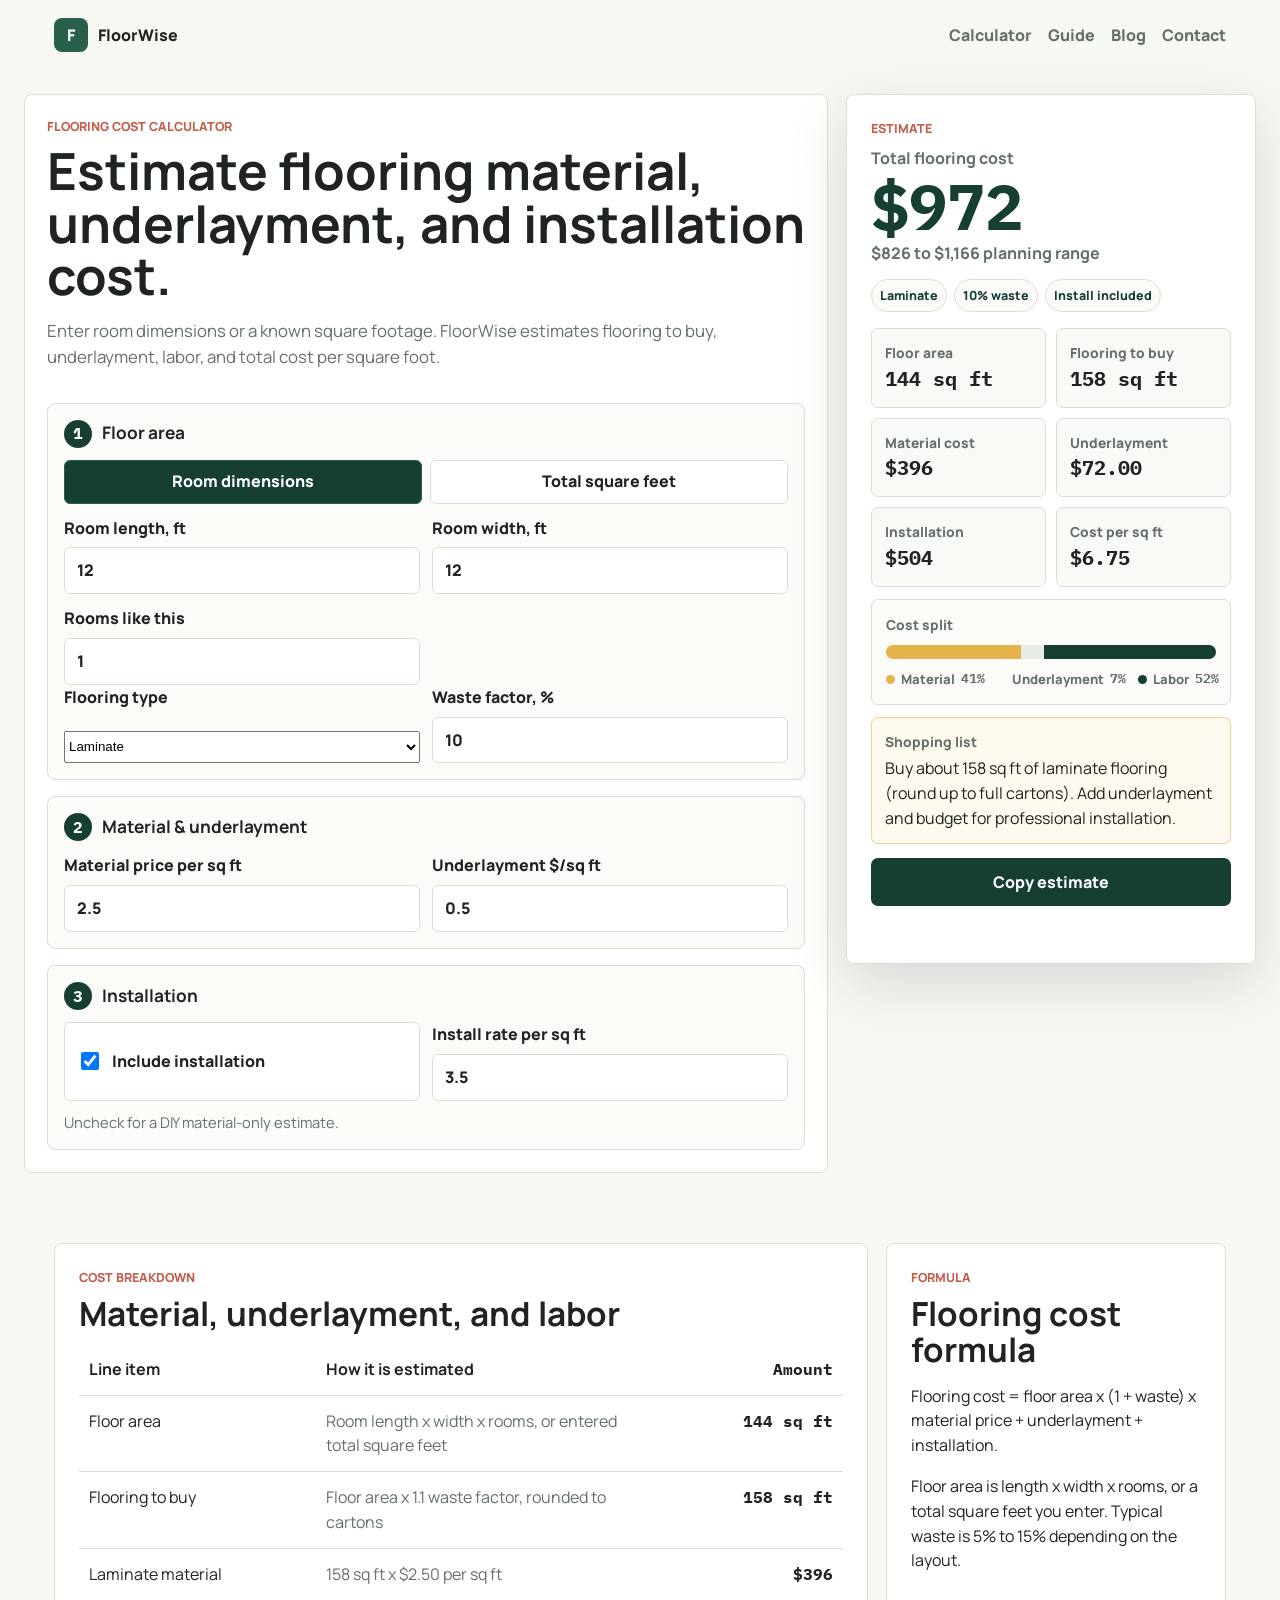
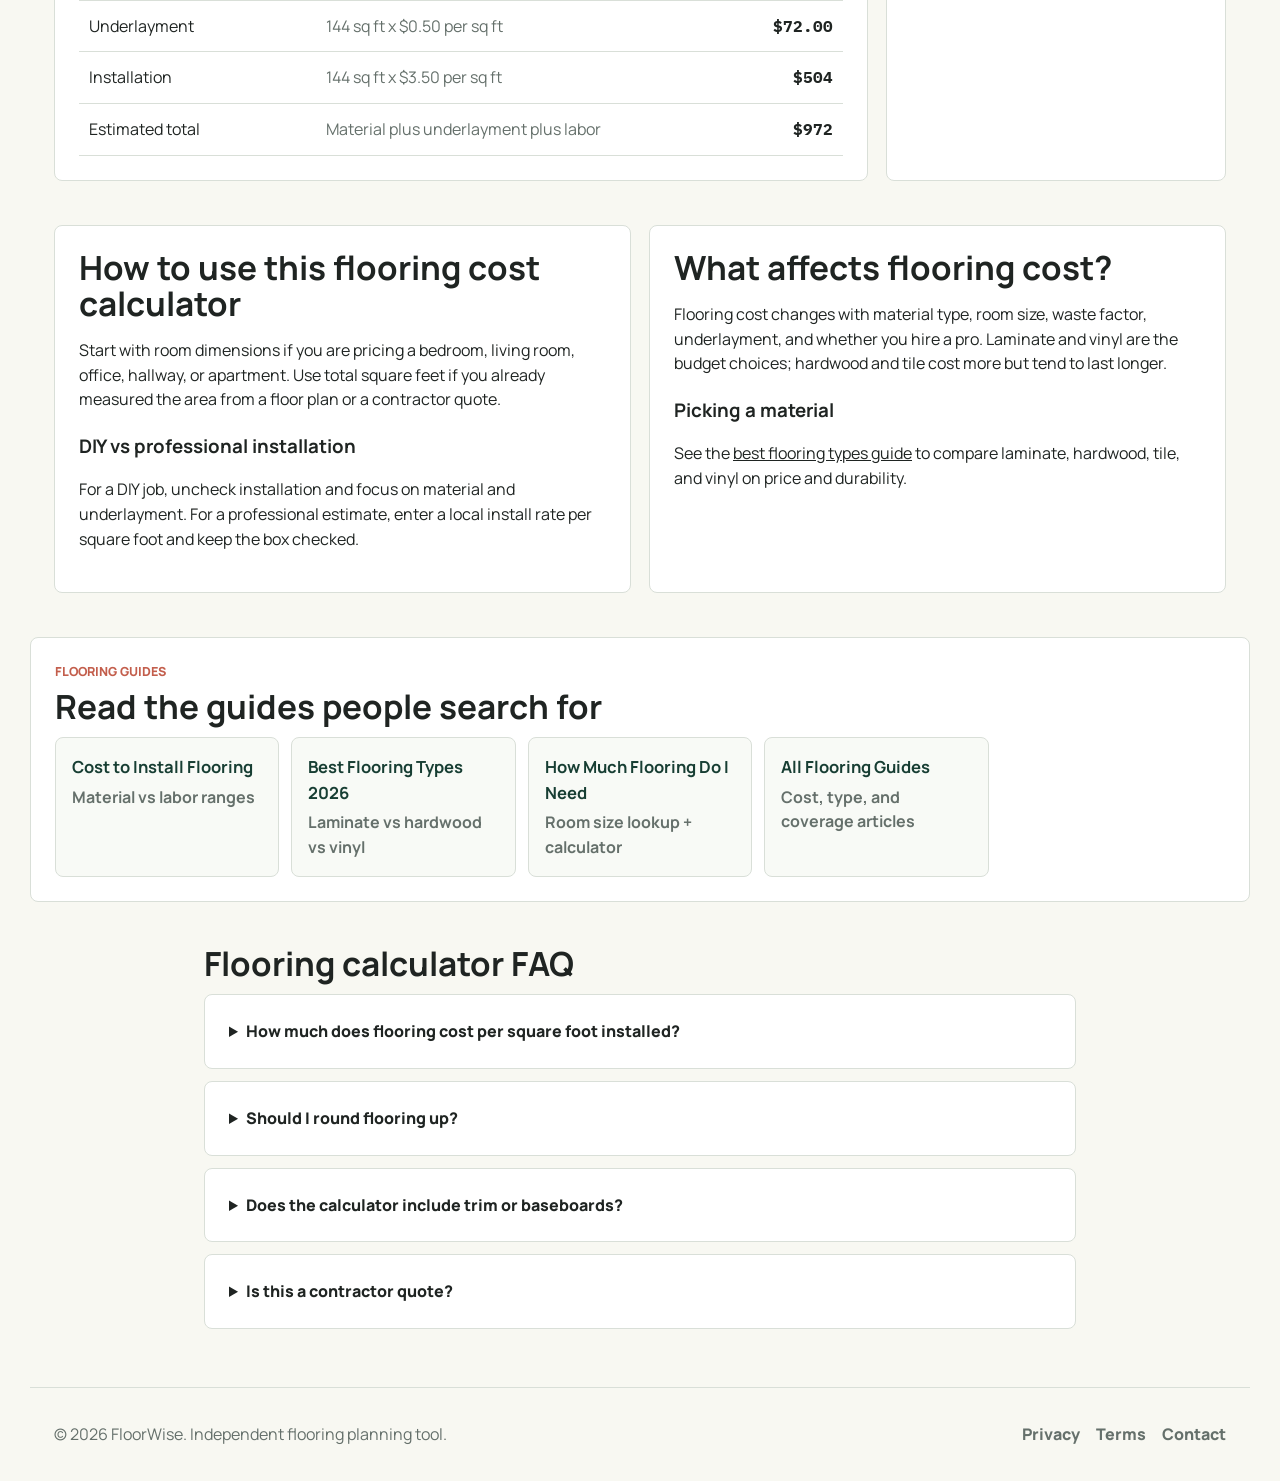
<file: index.html>
<!doctype html>
<html lang="en">
<head>
  <meta charset="utf-8">
  <meta name="viewport" content="width=device-width, initial-scale=1">
  <title>Flooring Cost Calculator | Material, Underlayment & Installation</title>
  <meta name="description" content="Estimate flooring cost per square foot, material, underlayment, and installation with a free flooring calculator. Compare laminate, hardwood, tile, and vinyl.">
  <link rel="canonical" href="https://flooring-calculator.lianlele168.workers.dev/">
  <meta name="google-site-verification" content="tUrGK_lwMcKJLyRlnA_AWqRNWaS_m7m159r2FxlwTl8" />
  <meta property="og:title" content="Flooring Cost Calculator">
  <meta property="og:description" content="Estimate flooring material, underlayment, labor, and total cost before you buy.">
  <meta property="og:type" content="website">
  <meta property="og:url" content="https://flooring-calculator.lianlele168.workers.dev/">
  <link rel="icon" href="favicon.svg" type="image/svg+xml">
  <link rel="stylesheet" href="styles.css">
  <script type="application/ld+json">
  {
    "@context": "https://schema.org",
    "@graph": [
      {
        "@type": "WebApplication",
        "name": "Flooring Cost Calculator",
        "applicationCategory": "HomeApplication",
        "operatingSystem": "Any",
        "offers": {"@type": "Offer", "price": "0", "priceCurrency": "USD"},
        "description": "Estimate flooring material, underlayment, installation, and total cost per square foot."
      },
      {
        "@type": "FAQPage",
        "mainEntity": [
          {
            "@type": "Question",
            "name": "How much does flooring cost per square foot installed?",
            "acceptedAnswer": {"@type": "Answer", "text": "Installed flooring typically runs about $3 to $15 per square foot depending on material. Laminate and vinyl land near $3 to $7 installed, while hardwood and tile often run $7 to $15 installed."}
          },
          {
            "@type": "Question",
            "name": "How much waste should I add for flooring?",
            "acceptedAnswer": {"@type": "Answer", "text": "Plan on a 5% to 10% waste factor for simple rectangular rooms, and 10% to 15% for diagonal layouts, angled walls, or lots of cuts around cabinets and doorways."}
          }
        ]
      }
    ]
  }
  </script>
</head>
<body>
  <header class="site-header">
    <a class="brand" href="index.html" aria-label="FloorWise home">
      <span class="brand-mark">F</span>
      <span>FloorWise</span>
    </a>
    <nav aria-label="Primary navigation">
      <a href="#calculator">Calculator</a>
      <a href="#guide">Guide</a>
      <a href="blog/index.html">Blog</a>
      <a href="contact.html">Contact</a>
    </nav>
  </header>

  <main>
    <section class="tool-hero">
      <form id="calculator" class="calculator-panel">
        <div class="panel-title">
          <p class="eyebrow">Flooring cost calculator</p>
          <h1>Estimate flooring material, underlayment, and installation cost.</h1>
          <p>Enter room dimensions or a known square footage. FloorWise estimates flooring to buy, underlayment, labor, and total cost per square foot.</p>
        </div>

        <section class="input-section">
          <div class="section-heading">
            <span>1</span>
            <h2>Floor area</h2>
          </div>
          <div class="mode-toggle" role="group" aria-label="Area input mode">
            <label><input type="radio" name="area-mode" value="room" checked><span>Room dimensions</span></label>
            <label><input type="radio" name="area-mode" value="area"><span>Total square feet</span></label>
          </div>

          <div class="field-grid" data-mode="room">
            <label>Room length, ft<input id="room-length" type="number" min="0" step="0.1" value="12"></label>
            <label>Room width, ft<input id="room-width" type="number" min="0" step="0.1" value="12"></label>
            <label>Rooms like this<input id="room-count" type="number" min="1" step="1" value="1"></label>
          </div>

          <div class="field-grid hidden" data-mode="area">
            <label>Total square feet<input id="manual-area" type="number" min="0" step="1" value="144"></label>
            <label>Rooms or zones<input id="manual-zone-count" type="number" min="1" step="1" value="1"></label>
          </div>

          <div class="field-grid">
            <label>Flooring type
              <select id="floor-type">
                <option value="laminate">Laminate</option>
                <option value="hardwood">Hardwood</option>
                <option value="tile">Tile</option>
                <option value="vinyl">Vinyl</option>
              </select>
            </label>
            <label>Waste factor, %<input id="waste" type="number" min="0" max="50" step="1" value="10"></label>
          </div>
        </section>

        <section class="input-section">
          <div class="section-heading">
            <span>2</span>
            <h2>Material &amp; underlayment</h2>
          </div>
          <div class="field-grid">
            <label>Material price per sq ft<input id="material-price" type="number" min="0" step="0.01" value="2.5"></label>
            <label>Underlayment $/sq ft<input id="underlayment-price" type="number" min="0" step="0.01" value="0.5"></label>
          </div>
        </section>

        <section class="input-section">
          <div class="section-heading">
            <span>3</span>
            <h2>Installation</h2>
          </div>
          <div class="field-grid">
            <label class="check-row"><input id="include-install" type="checkbox" checked> Include installation</label>
            <label>Install rate per sq ft<input id="install-rate" type="number" min="0" step="0.01" value="3.5"></label>
          </div>
          <p class="hint">Uncheck for a DIY material-only estimate.</p>
        </section>
      </form>

      <aside class="results-panel" aria-live="polite">
        <p class="eyebrow">Estimate</p>
        <div class="hero-result">
          <span>Total flooring cost</span>
          <strong id="total-cost">$0</strong>
          <em id="cost-range">Range loading...</em>
        </div>
        <div class="assumption-row" aria-label="Current estimate assumptions">
          <span id="assumption-type">Laminate</span>
          <span id="assumption-waste">10% waste</span>
          <span id="assumption-install">Install included</span>
        </div>
        <div class="metric-grid">
          <div><span>Floor area</span><strong id="floor-area">0 sq ft</strong></div>
          <div><span>Flooring to buy</span><strong id="flooring-needed">0 sq ft</strong></div>
          <div><span>Material cost</span><strong id="material-cost">$0</strong></div>
          <div><span>Underlayment</span><strong id="underlayment-cost">$0</strong></div>
          <div><span>Installation</span><strong id="install-cost">$0</strong></div>
          <div><span>Cost per sq ft</span><strong id="cost-per-sqft">$0</strong></div>
        </div>
        <div class="paint-plan" aria-label="Cost split visualization">
          <div class="plan-heading">
            <span>Cost split</span>
          </div>
          <div class="plan-bar" aria-hidden="true">
            <span id="material-bar"></span>
            <span id="underlay-bar"></span>
            <span id="labor-bar"></span>
          </div>
          <div class="plan-legend">
            <span><i class="material-dot"></i>Material <strong id="material-share">0%</strong></span>
            <span><i class="underlay-dot"></i>Underlayment <strong id="underlay-share">0%</strong></span>
            <span><i class="labor-dot"></i>Labor <strong id="labor-share">0%</strong></span>
          </div>
        </div>
        <div class="buy-list">
          <span>Shopping list</span>
          <p id="shopping-list">Enter dimensions to calculate a flooring plan.</p>
        </div>
        <button id="copy-summary" type="button">Copy estimate</button>
        <p id="copy-status" class="copy-status"></p>
      </aside>
    </section>

    <section id="breakdown" class="breakdown-band">
      <article class="table-card">
        <p class="eyebrow">Cost breakdown</p>
        <h2>Material, underlayment, and labor</h2>
        <table>
          <thead>
            <tr><th>Line item</th><th>How it is estimated</th><th>Amount</th></tr>
          </thead>
          <tbody id="breakdown-body"></tbody>
        </table>
      </article>
      <aside class="formula-card">
        <p class="eyebrow">Formula</p>
        <h2>Flooring cost formula</h2>
        <p>Flooring cost = floor area x (1 + waste) x material price + underlayment + installation.</p>
        <p>Floor area is length x width x rooms, or a total square feet you enter. Typical waste is 5% to 15% depending on the layout.</p>
      </aside>
    </section>

    <section id="guide" class="content-grid">
      <article>
        <h2>How to use this flooring cost calculator</h2>
        <p>Start with room dimensions if you are pricing a bedroom, living room, office, hallway, or apartment. Use total square feet if you already measured the area from a floor plan or a contractor quote.</p>
        <h3>DIY vs professional installation</h3>
        <p>For a DIY job, uncheck installation and focus on material and underlayment. For a professional estimate, enter a local install rate per square foot and keep the box checked.</p>
      </article>
      <article>
        <h2>What affects flooring cost?</h2>
        <p>Flooring cost changes with material type, room size, waste factor, underlayment, and whether you hire a pro. Laminate and vinyl are the budget choices; hardwood and tile cost more but tend to last longer.</p>
        <h3>Picking a material</h3>
        <p>See the <a href="blog/best-flooring-types.html">best flooring types guide</a> to compare laminate, hardwood, tile, and vinyl on price and durability.</p>
      </article>
    </section>

    <section class="cluster-band">
      <p class="eyebrow">Flooring guides</p>
      <h2>Read the guides people search for</h2>
      <div class="cluster-grid">
        <a href="blog/how-much-to-install-flooring.html"><strong>Cost to Install Flooring</strong><span>Material vs labor ranges</span></a>
        <a href="blog/best-flooring-types.html"><strong>Best Flooring Types 2026</strong><span>Laminate vs hardwood vs vinyl</span></a>
        <a href="blog/how-much-flooring-do-i-need.html"><strong>How Much Flooring Do I Need</strong><span>Room size lookup + calculator</span></a>
        <a href="blog/index.html"><strong>All Flooring Guides</strong><span>Cost, type, and coverage articles</span></a>
      </div>
    </section>

    <section class="faq-band">
      <h2>Flooring calculator FAQ</h2>
      <details>
        <summary>How much does flooring cost per square foot installed?</summary>
        <p>Installed flooring usually runs about $3 to $15 per square foot. Laminate and vinyl land near $3 to $7 installed, while hardwood and tile often run $7 to $15 installed depending on region and prep work.</p>
      </details>
      <details>
        <summary>Should I round flooring up?</summary>
        <p>Yes. Flooring is sold in cartons that cover a fixed square footage, so round your total up to whole cartons. The shopping list above estimates the square feet to buy including waste.</p>
      </details>
      <details>
        <summary>Does the calculator include trim or baseboards?</summary>
        <p>No. It covers the field of the floor only. Add quarter-round, transitions, and baseboards as separate line items if your project includes them.</p>
      </details>
      <details>
        <summary>Is this a contractor quote?</summary>
        <p>No. It is a planning estimate. Subfloor prep, removal of old flooring, furniture moving, and regional labor rates can change the final price.</p>
      </details>
    </section>
  </main>

  <footer class="site-footer">
    <p>&copy; 2026 FloorWise. Independent flooring planning tool.</p>
    <nav aria-label="Footer navigation">
      <a href="privacy.html">Privacy</a>
      <a href="terms.html">Terms</a>
      <a href="contact.html">Contact</a>
    </nav>
  </footer>

  <script src="script.js"></script>
</body>
</html>
</file>
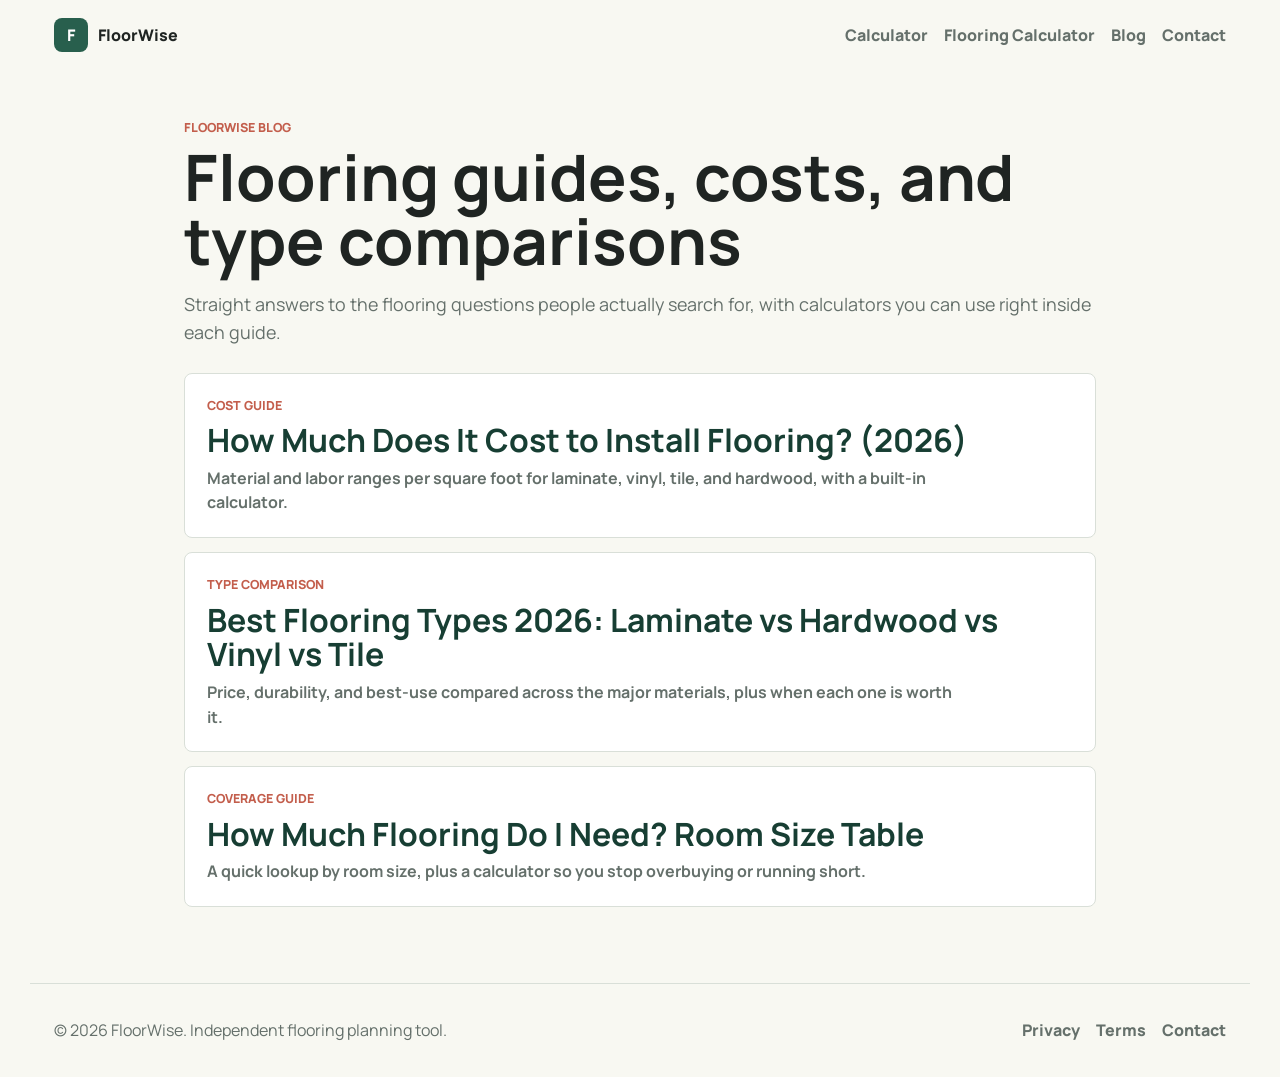
<file: blog/index.html>
<!doctype html>
<html lang="en">
<head>
  <meta charset="utf-8">
  <meta name="viewport" content="width=device-width, initial-scale=1">
  <title>Flooring Guides, Costs &amp; Type Comparisons | FloorWise Blog</title>
  <meta name="description" content="Practical flooring guides: how much it costs to install flooring, the best flooring types, and how much flooring you need. Each guide has a built-in calculator.">
  <link rel="canonical" href="https://flooring-calculator.lianlele168.workers.dev/blog">
  <link rel="icon" href="../favicon.svg" type="image/svg+xml">
  <link rel="stylesheet" href="../styles.css">
</head>
<body>
  <header class="site-header">
    <a class="brand" href="../index.html" aria-label="FloorWise home">
      <span class="brand-mark">F</span>
      <span>FloorWise</span>
    </a>
    <nav aria-label="Primary navigation">
      <a href="../index.html#calculator">Calculator</a>
      <a href="../index.html">Flooring Calculator</a>
      <a href="index.html">Blog</a>
      <a href="../contact.html">Contact</a>
    </nav>
  </header>

  <main class="page">
    <p class="eyebrow">FloorWise blog</p>
    <h1>Flooring guides, costs, and type comparisons</h1>
    <p class="lede">Straight answers to the flooring questions people actually search for, with calculators you can use right inside each guide.</p>

    <div class="article-list">
      <a class="article-card" href="how-much-to-install-flooring.html">
        <span>Cost guide</span>
        <strong>How Much Does It Cost to Install Flooring? (2026)</strong>
        <p>Material and labor ranges per square foot for laminate, vinyl, tile, and hardwood, with a built-in calculator.</p>
      </a>
      <a class="article-card" href="best-flooring-types.html">
        <span>Type comparison</span>
        <strong>Best Flooring Types 2026: Laminate vs Hardwood vs Vinyl vs Tile</strong>
        <p>Price, durability, and best-use compared across the major materials, plus when each one is worth it.</p>
      </a>
      <a class="article-card" href="how-much-flooring-do-i-need.html">
        <span>Coverage guide</span>
        <strong>How Much Flooring Do I Need? Room Size Table</strong>
        <p>A quick lookup by room size, plus a calculator so you stop overbuying or running short.</p>
      </a>
    </div>
  </main>

  <footer class="site-footer">
    <p>&copy; 2026 FloorWise. Independent flooring planning tool.</p>
    <nav aria-label="Footer navigation">
      <a href="../privacy.html">Privacy</a>
      <a href="../terms.html">Terms</a>
      <a href="../contact.html">Contact</a>
    </nav>
  </footer>
</body>
</html>
</file>
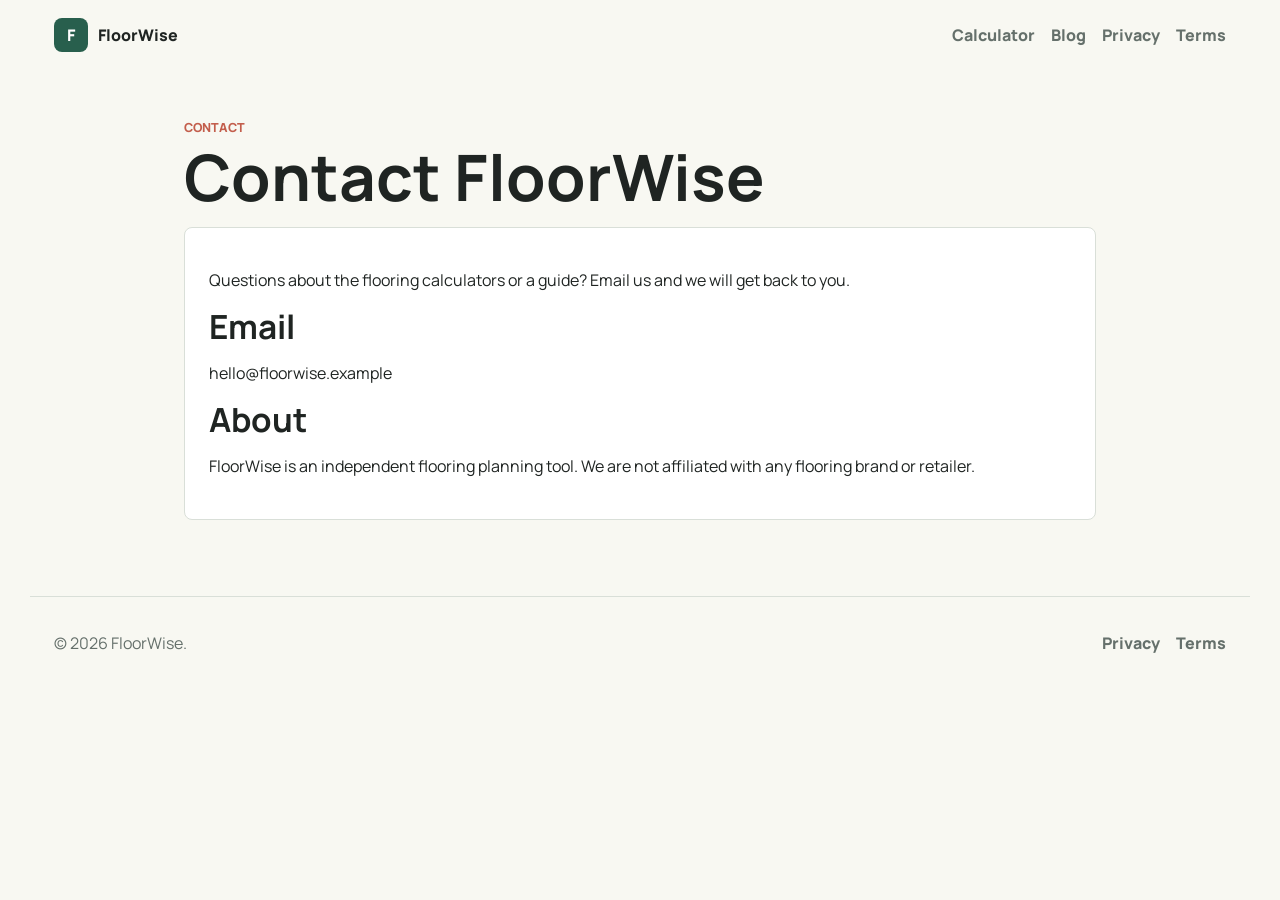
<file: contact.html>
<!doctype html>
<html lang="en">
<head>
  <meta charset="utf-8">
  <meta name="viewport" content="width=device-width, initial-scale=1">
  <title>Contact | FloorWise</title>
  <meta name="description" content="Contact FloorWise with questions about the flooring calculators.">
  <link rel="icon" href="favicon.svg" type="image/svg+xml">
  <link rel="stylesheet" href="styles.css">
</head>
<body>
  <header class="site-header"><a class="brand" href="index.html"><span class="brand-mark">F</span><span>FloorWise</span></a><nav><a href="index.html#calculator">Calculator</a><a href="blog/index.html">Blog</a><a href="privacy.html">Privacy</a><a href="terms.html">Terms</a></nav></header>
  <main class="page">
    <p class="eyebrow">Contact</p>
    <h1>Contact FloorWise</h1>
    <article class="page-card">
      <p>Questions about the flooring calculators or a guide? Email us and we will get back to you.</p>
      <h2>Email</h2>
      <p>hello@floorwise.example</p>
      <h2>About</h2>
      <p>FloorWise is an independent flooring planning tool. We are not affiliated with any flooring brand or retailer.</p>
    </article>
  </main>
  <footer class="site-footer"><p>&copy; 2026 FloorWise.</p><nav><a href="privacy.html">Privacy</a><a href="terms.html">Terms</a></nav></footer>
</body>
</html>
</file>
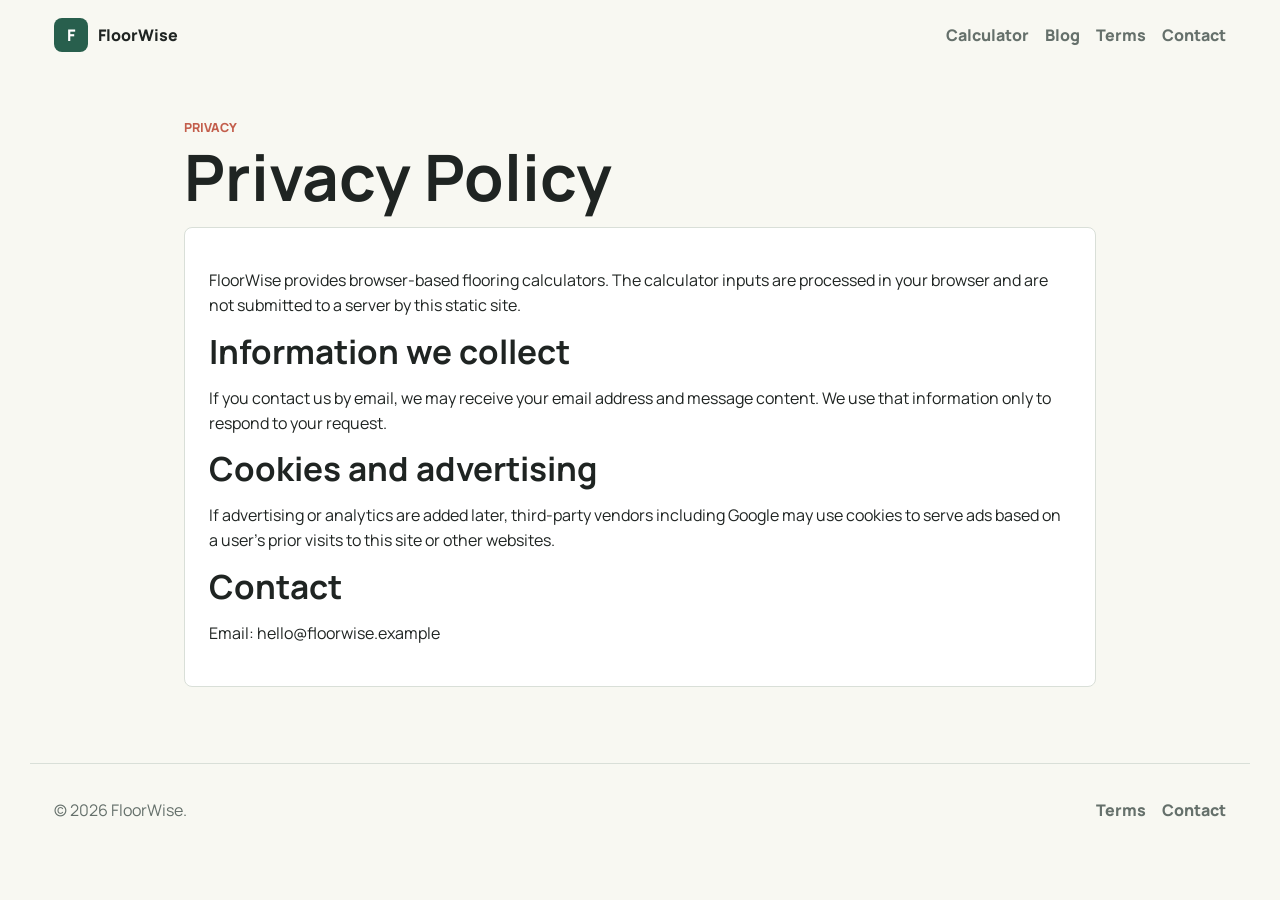
<file: privacy.html>
<!doctype html>
<html lang="en">
<head>
  <meta charset="utf-8">
  <meta name="viewport" content="width=device-width, initial-scale=1">
  <meta name="robots" content="noindex, follow">
  <title>Privacy Policy | FloorWise</title>
  <meta name="description" content="Privacy policy for FloorWise flooring calculators.">
  <link rel="icon" href="favicon.svg" type="image/svg+xml">
  <link rel="stylesheet" href="styles.css">
</head>
<body>
  <header class="site-header"><a class="brand" href="index.html"><span class="brand-mark">F</span><span>FloorWise</span></a><nav><a href="index.html#calculator">Calculator</a><a href="blog/index.html">Blog</a><a href="terms.html">Terms</a><a href="contact.html">Contact</a></nav></header>
  <main class="page">
    <p class="eyebrow">Privacy</p>
    <h1>Privacy Policy</h1>
    <article class="page-card">
      <p>FloorWise provides browser-based flooring calculators. The calculator inputs are processed in your browser and are not submitted to a server by this static site.</p>
      <h2>Information we collect</h2>
      <p>If you contact us by email, we may receive your email address and message content. We use that information only to respond to your request.</p>
      <h2>Cookies and advertising</h2>
      <p>If advertising or analytics are added later, third-party vendors including Google may use cookies to serve ads based on a user's prior visits to this site or other websites.</p>
      <h2>Contact</h2>
      <p>Email: hello@floorwise.example</p>
    </article>
  </main>
  <footer class="site-footer"><p>&copy; 2026 FloorWise.</p><nav><a href="terms.html">Terms</a><a href="contact.html">Contact</a></nav></footer>
</body>
</html>
</file>
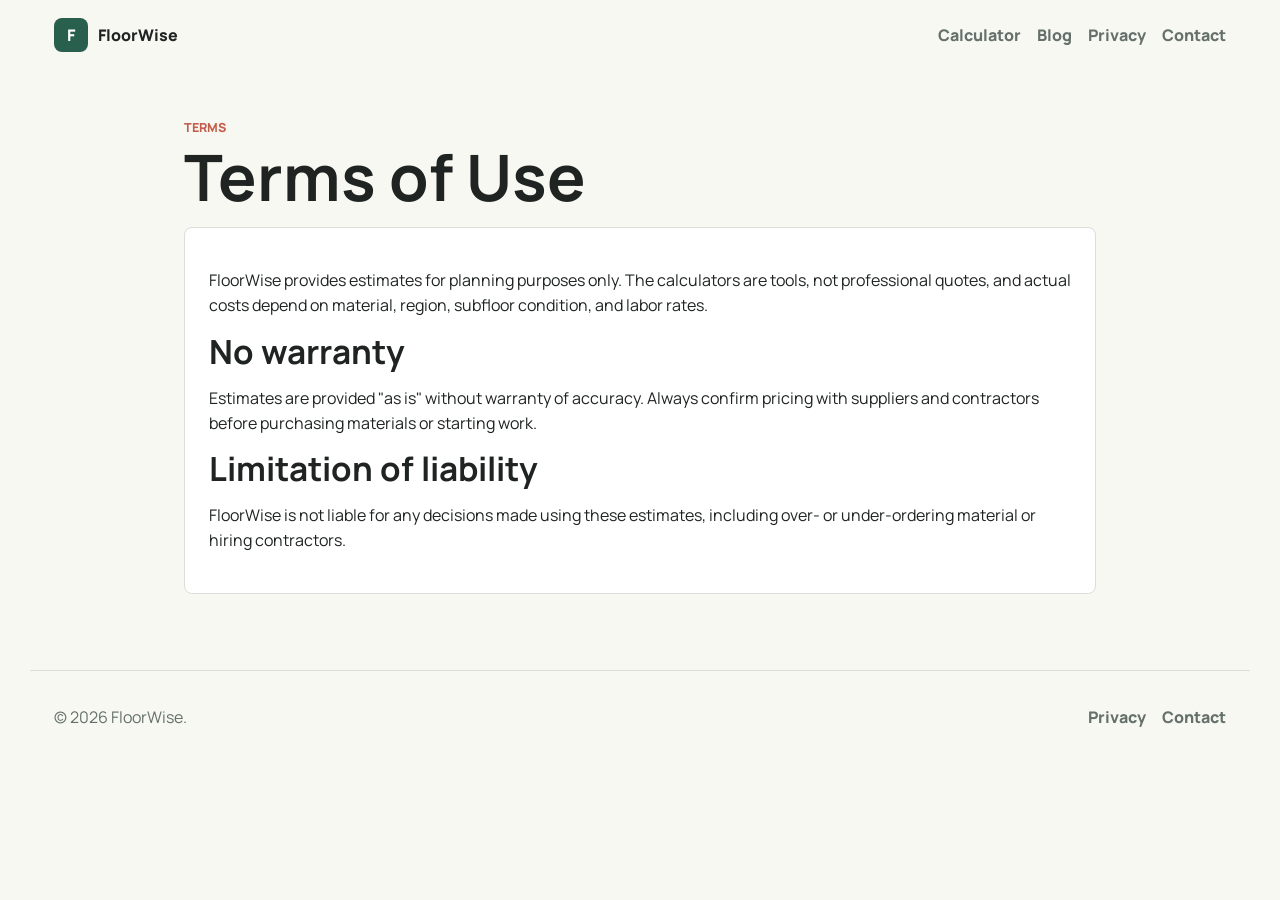
<file: terms.html>
<!doctype html>
<html lang="en">
<head>
  <meta charset="utf-8">
  <meta name="viewport" content="width=device-width, initial-scale=1">
  <meta name="robots" content="noindex, follow">
  <title>Terms of Use | FloorWise</title>
  <meta name="description" content="Terms of use for FloorWise flooring calculators.">
  <link rel="icon" href="favicon.svg" type="image/svg+xml">
  <link rel="stylesheet" href="styles.css">
</head>
<body>
  <header class="site-header"><a class="brand" href="index.html"><span class="brand-mark">F</span><span>FloorWise</span></a><nav><a href="index.html#calculator">Calculator</a><a href="blog/index.html">Blog</a><a href="privacy.html">Privacy</a><a href="contact.html">Contact</a></nav></header>
  <main class="page">
    <p class="eyebrow">Terms</p>
    <h1>Terms of Use</h1>
    <article class="page-card">
      <p>FloorWise provides estimates for planning purposes only. The calculators are tools, not professional quotes, and actual costs depend on material, region, subfloor condition, and labor rates.</p>
      <h2>No warranty</h2>
      <p>Estimates are provided "as is" without warranty of accuracy. Always confirm pricing with suppliers and contractors before purchasing materials or starting work.</p>
      <h2>Limitation of liability</h2>
      <p>FloorWise is not liable for any decisions made using these estimates, including over- or under-ordering material or hiring contractors.</p>
    </article>
  </main>
  <footer class="site-footer"><p>&copy; 2026 FloorWise.</p><nav><a href="privacy.html">Privacy</a><a href="contact.html">Contact</a></nav></footer>
</body>
</html>
</file>
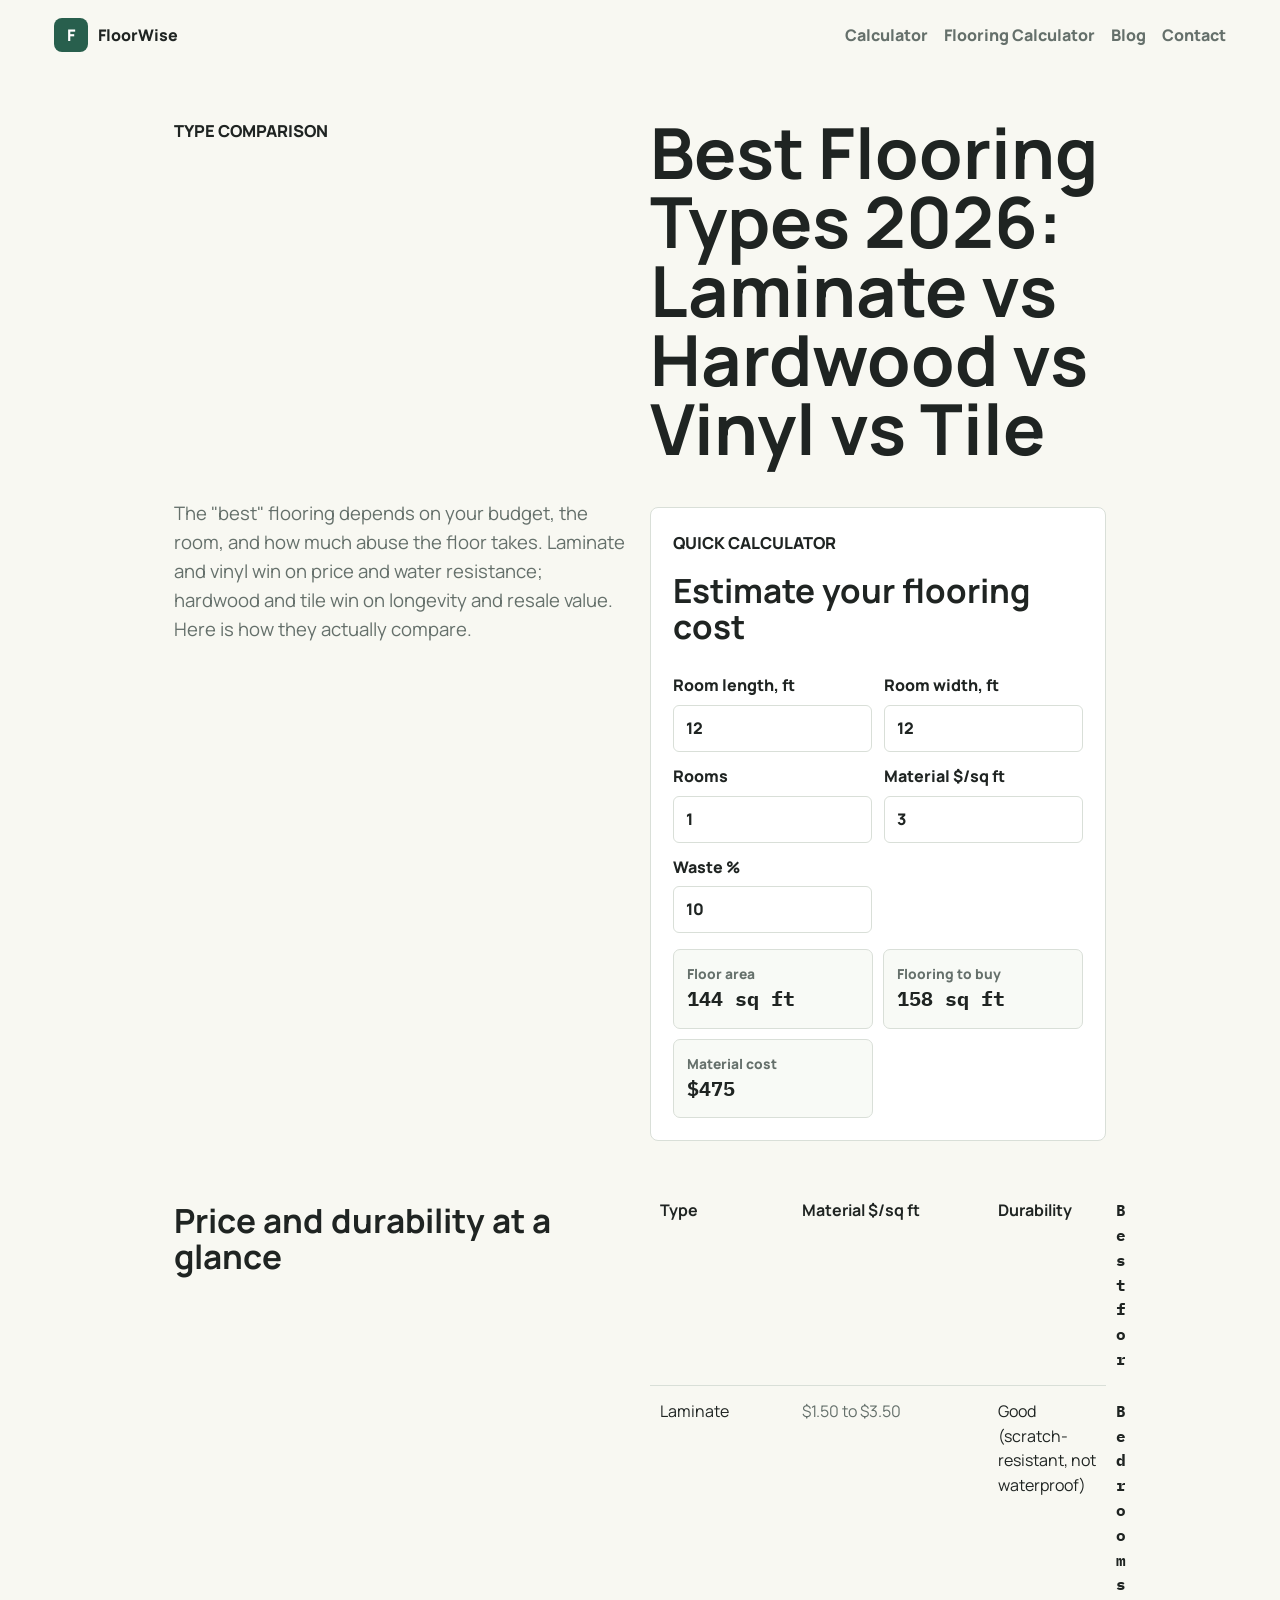
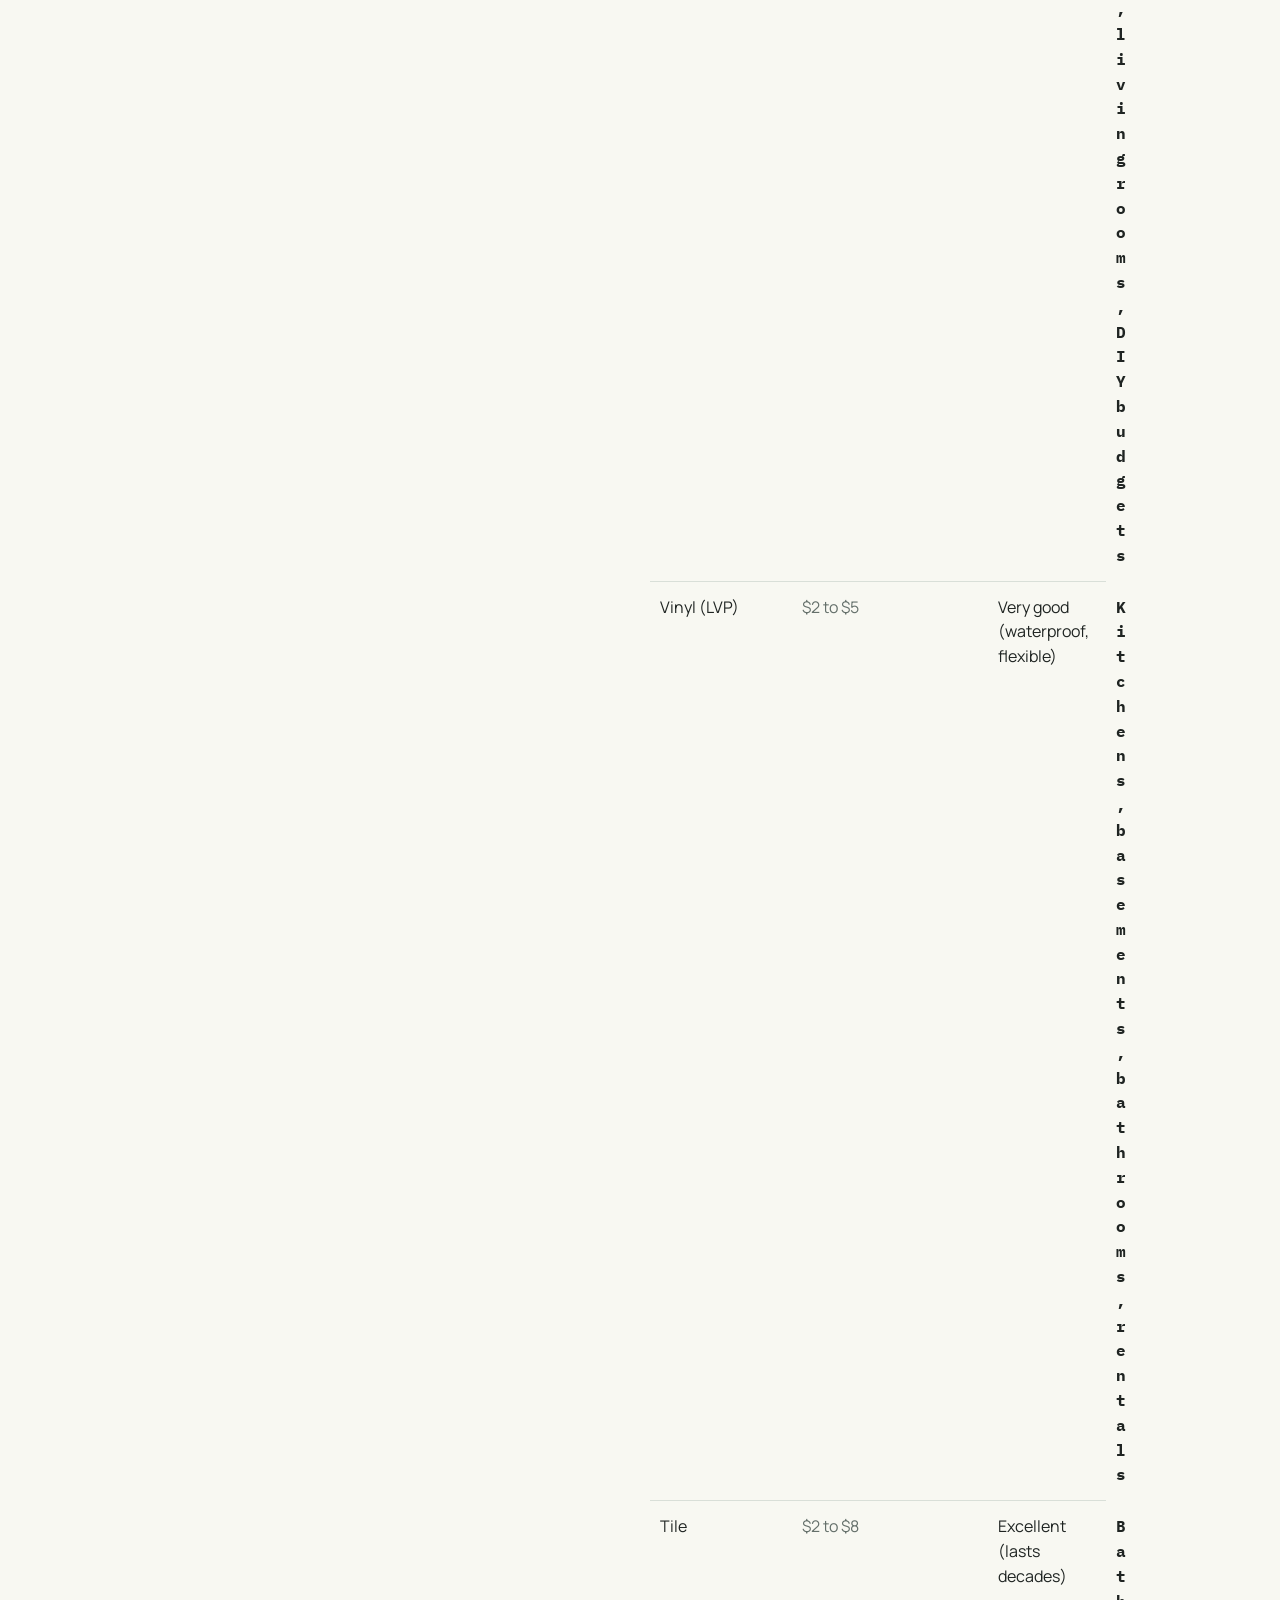
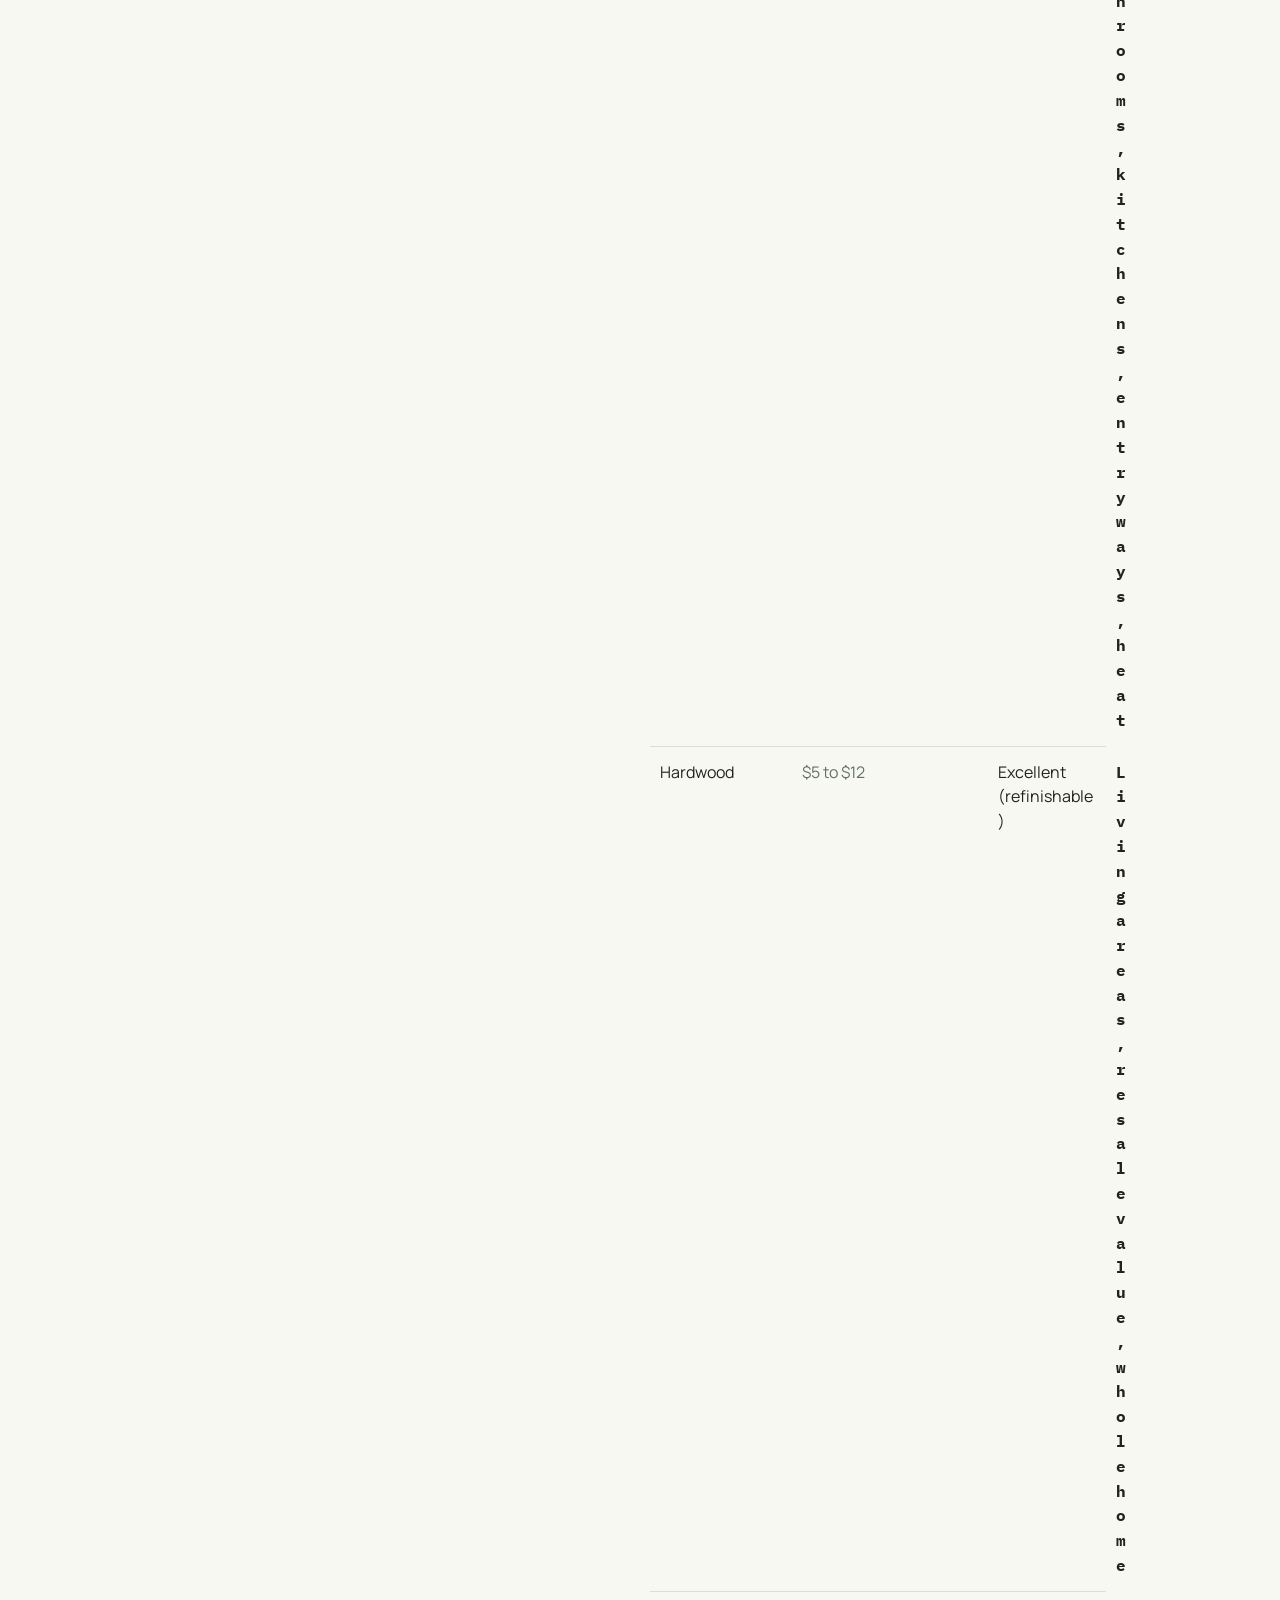
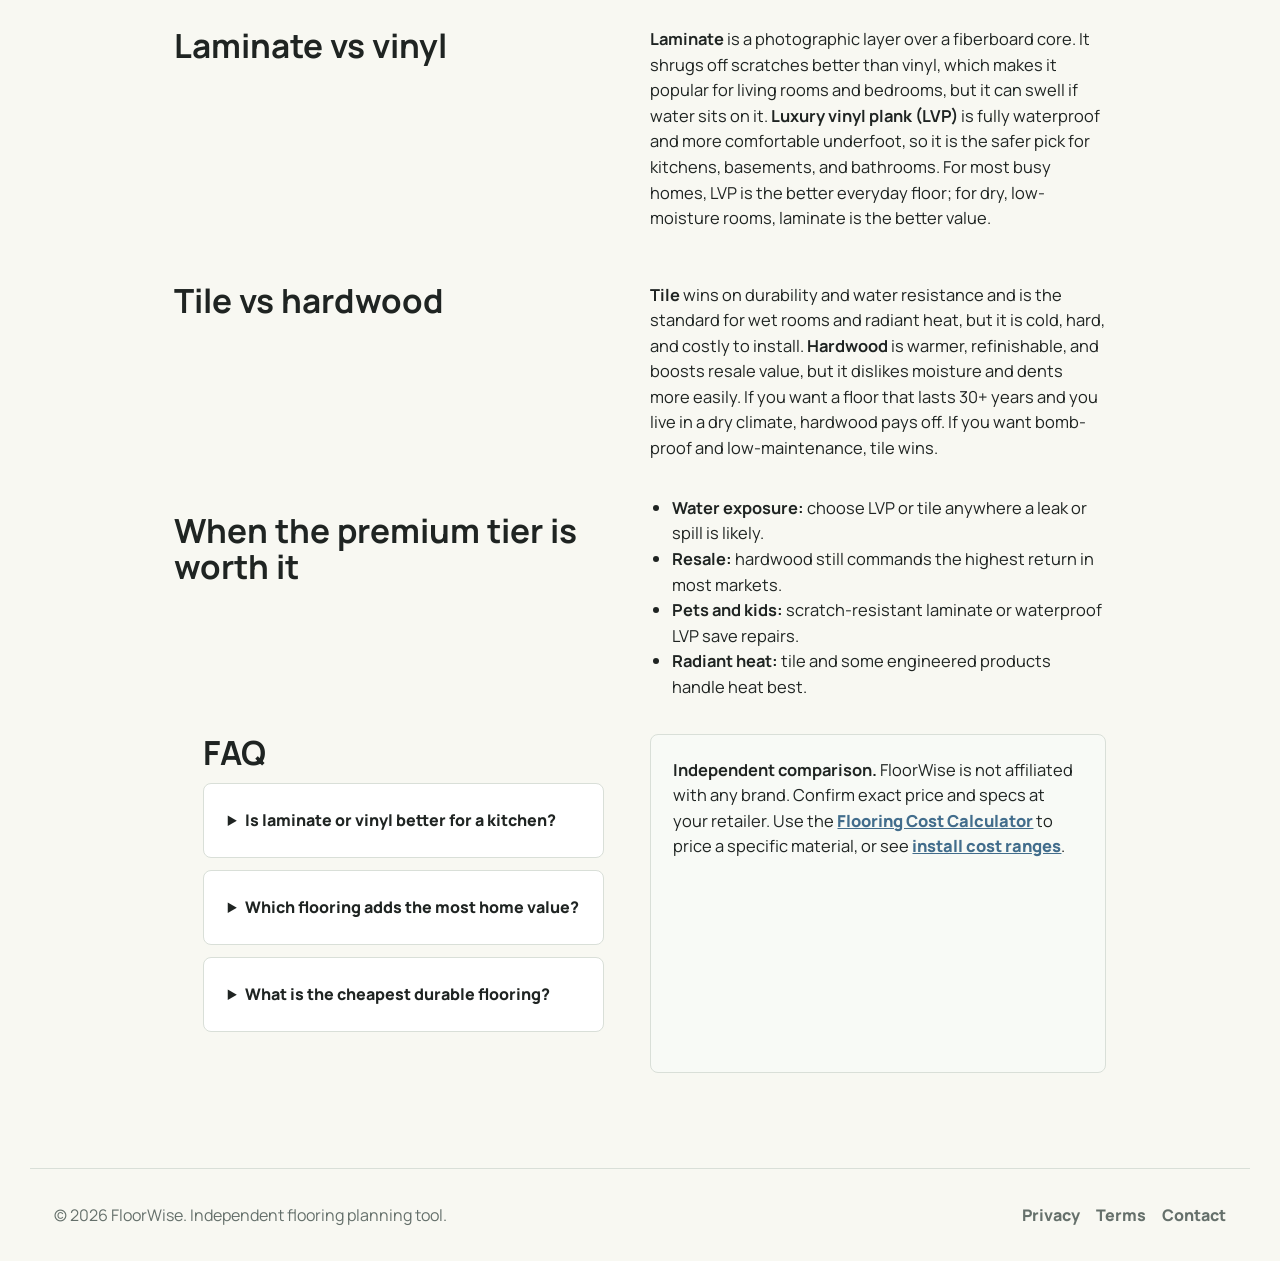
<file: blog/best-flooring-types.html>
<!doctype html>
<html lang="en">
<head>
  <meta charset="utf-8">
  <meta name="viewport" content="width=device-width, initial-scale=1">
  <title>Best Flooring Types 2026: Laminate vs Hardwood vs Vinyl vs Tile</title>
  <meta name="description" content="Compare the best flooring types of 2026 — laminate, hardwood, vinyl, and tile — on price, durability, and best use, with a calculator for your room.">
  <link rel="canonical" href="https://flooring-calculator.lianlele168.workers.dev/blog/best-flooring-types">
  <link rel="icon" href="../favicon.svg" type="image/svg+xml">
  <link rel="stylesheet" href="../styles.css">
  <script type="application/ld+json">
  {
    "@context": "https://schema.org",
    "@type": "Article",
    "headline": "Best Flooring Types 2026: Laminate vs Hardwood vs Vinyl vs Tile",
    "author": {"@type": "Organization", "name": "FloorWise"},
    "publisher": {"@type": "Organization", "name": "FloorWise"},
    "datePublished": "2026-07-30",
    "dateModified": "2026-07-30"
  }
  </script>
</head>
<body>
  <header class="site-header">
    <a class="brand" href="../index.html" aria-label="FloorWise home">
      <span class="brand-mark">F</span>
      <span>FloorWise</span>
    </a>
    <nav aria-label="Primary navigation">
      <a href="../index.html#calculator">Calculator</a>
      <a href="../index.html">Flooring Calculator</a>
      <a href="index.html">Blog</a>
      <a href="../contact.html">Contact</a>
    </nav>
  </header>

  <main class="article-page">
    <article>
      <p class="eyebrow">Type comparison</p>
      <h1>Best Flooring Types 2026: Laminate vs Hardwood vs Vinyl vs Tile</h1>
      <p class="lede">The "best" flooring depends on your budget, the room, and how much abuse the floor takes. Laminate and vinyl win on price and water resistance; hardwood and tile win on longevity and resale value. Here is how they actually compare.</p>

      <h2>Price and durability at a glance</h2>
      <table>
        <thead>
          <tr><th>Type</th><th>Material $/sq ft</th><th>Durability</th><th>Best for</th></tr>
        </thead>
        <tbody>
          <tr><td>Laminate</td><td>$1.50 to $3.50</td><td>Good (scratch-resistant, not waterproof)</td><td>Bedrooms, living rooms, DIY budgets</td></tr>
          <tr><td>Vinyl (LVP)</td><td>$2 to $5</td><td>Very good (waterproof, flexible)</td><td>Kitchens, basements, bathrooms, rentals</td></tr>
          <tr><td>Tile</td><td>$2 to $8</td><td>Excellent (lasts decades)</td><td>Bathrooms, kitchens, entryways, heat</td></tr>
          <tr><td>Hardwood</td><td>$5 to $12</td><td>Excellent (refinishable)</td><td>Living areas, resale value, whole home</td></tr>
        </tbody>
      </table>

      <h2>Laminate vs vinyl</h2>
      <p><strong>Laminate</strong> is a photographic layer over a fiberboard core. It shrugs off scratches better than vinyl, which makes it popular for living rooms and bedrooms, but it can swell if water sits on it. <strong>Luxury vinyl plank (LVP)</strong> is fully waterproof and more comfortable underfoot, so it is the safer pick for kitchens, basements, and bathrooms. For most busy homes, LVP is the better everyday floor; for dry, low-moisture rooms, laminate is the better value.</p>

      <h2>Tile vs hardwood</h2>
      <p><strong>Tile</strong> wins on durability and water resistance and is the standard for wet rooms and radiant heat, but it is cold, hard, and costly to install. <strong>Hardwood</strong> is warmer, refinishable, and boosts resale value, but it dislikes moisture and dents more easily. If you want a floor that lasts 30+ years and you live in a dry climate, hardwood pays off. If you want bomb-proof and low-maintenance, tile wins.</p>

      <h2>When the premium tier is worth it</h2>
      <ul>
        <li><strong>Water exposure:</strong> choose LVP or tile anywhere a leak or spill is likely.</li>
        <li><strong>Resale:</strong> hardwood still commands the highest return in most markets.</li>
        <li><strong>Pets and kids:</strong> scratch-resistant laminate or waterproof LVP save repairs.</li>
        <li><strong>Radiant heat:</strong> tile and some engineered products handle heat best.</li>
      </ul>

      <form class="mini-calc calculator-panel" style="margin:26px 0;">
        <div class="panel-title">
          <p class="eyebrow">Quick calculator</p>
          <h2>Estimate your flooring cost</h2>
        </div>
        <div class="field-grid">
          <label>Room length, ft<input id="mini-length" type="number" min="0" step="0.1" value="12"></label>
          <label>Room width, ft<input id="mini-width" type="number" min="0" step="0.1" value="12"></label>
          <label>Rooms<input id="mini-rooms" type="number" min="1" step="1" value="1"></label>
          <label>Material $/sq ft<input id="mini-price" type="number" min="0" step="0.01" value="3"></label>
          <label>Waste %<input id="mini-waste" type="number" min="0" max="50" step="1" value="10"></label>
        </div>
        <div class="metric-grid">
          <div><span>Floor area</span><strong id="mini-area">0 sq ft</strong></div>
          <div><span>Flooring to buy</span><strong id="mini-needed">0 sq ft</strong></div>
          <div><span>Material cost</span><strong id="mini-cost">$0</strong></div>
        </div>
      </form>

      <section class="faq-band">
        <h2>FAQ</h2>
        <details>
          <summary>Is laminate or vinyl better for a kitchen?</summary>
          <p>Vinyl (LVP) is the better kitchen floor because it is waterproof. Laminate can swell if water pools under a fridge or dishwasher, so reserve it for drier rooms.</p>
        </details>
        <details>
          <summary>Which flooring adds the most home value?</summary>
          <p>Hardwood typically returns the most at resale, followed by quality tile in bathrooms and kitchens. Laminate and vinyl help a home show well but add less dollar value.</p>
        </details>
        <details>
          <summary>What is the cheapest durable flooring?</summary>
          <p>Sheet vinyl and entry-level LVP are the cheapest waterproof options; laminate is the cheapest scratch-resistant option for dry rooms. All three beat hardwood and tile on upfront price.</p>
        </details>
      </section>

      <p class="source-note">
        <strong>Independent comparison.</strong> FloorWise is not affiliated with any brand. Confirm exact price and specs at your retailer. Use the <a href="../index.html">Flooring Cost Calculator</a> to price a specific material, or see <a href="how-much-to-install-flooring.html">install cost ranges</a>.
      </p>
    </article>
  </main>

  <footer class="site-footer">
    <p>&copy; 2026 FloorWise. Independent flooring planning tool.</p>
    <nav aria-label="Footer navigation">
      <a href="../privacy.html">Privacy</a>
      <a href="../terms.html">Terms</a>
      <a href="../contact.html">Contact</a>
    </nav>
  </footer>

  <script src="mini-calc.js"></script>
</body>
</html>
</file>
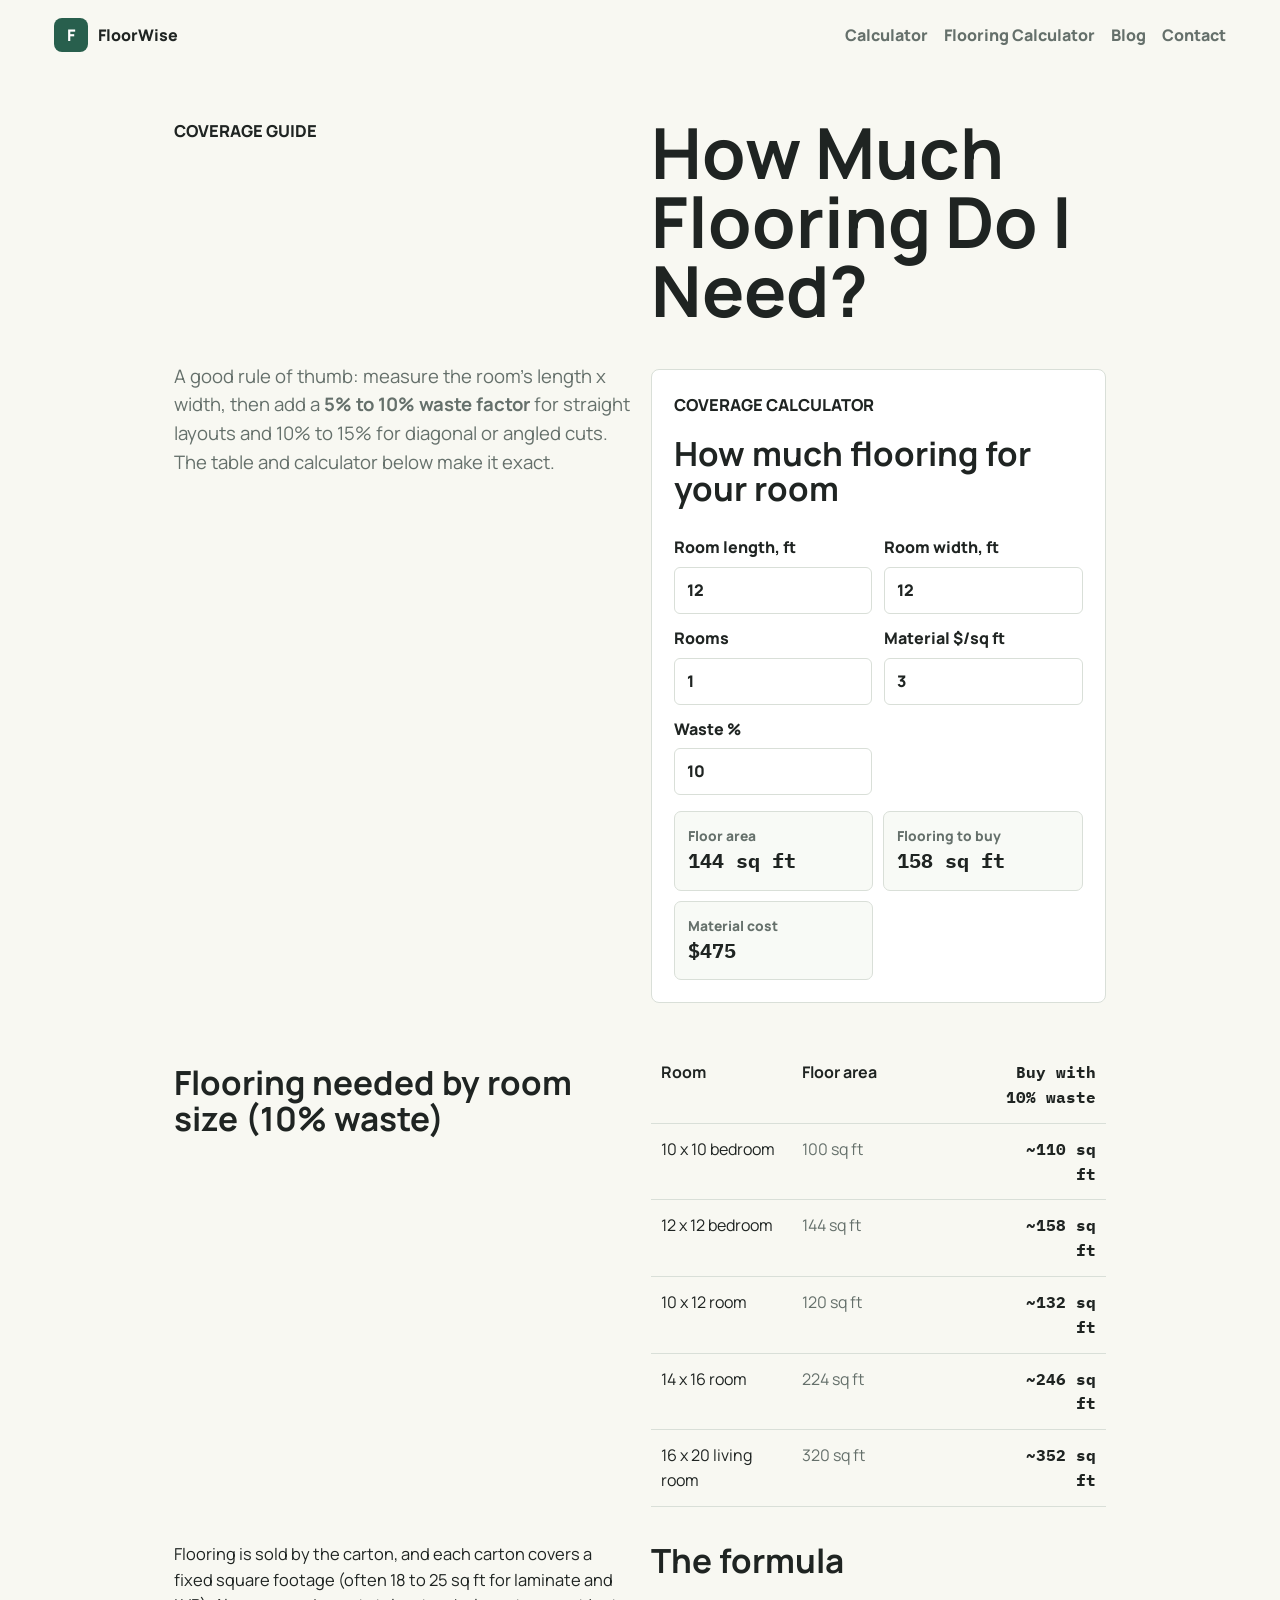
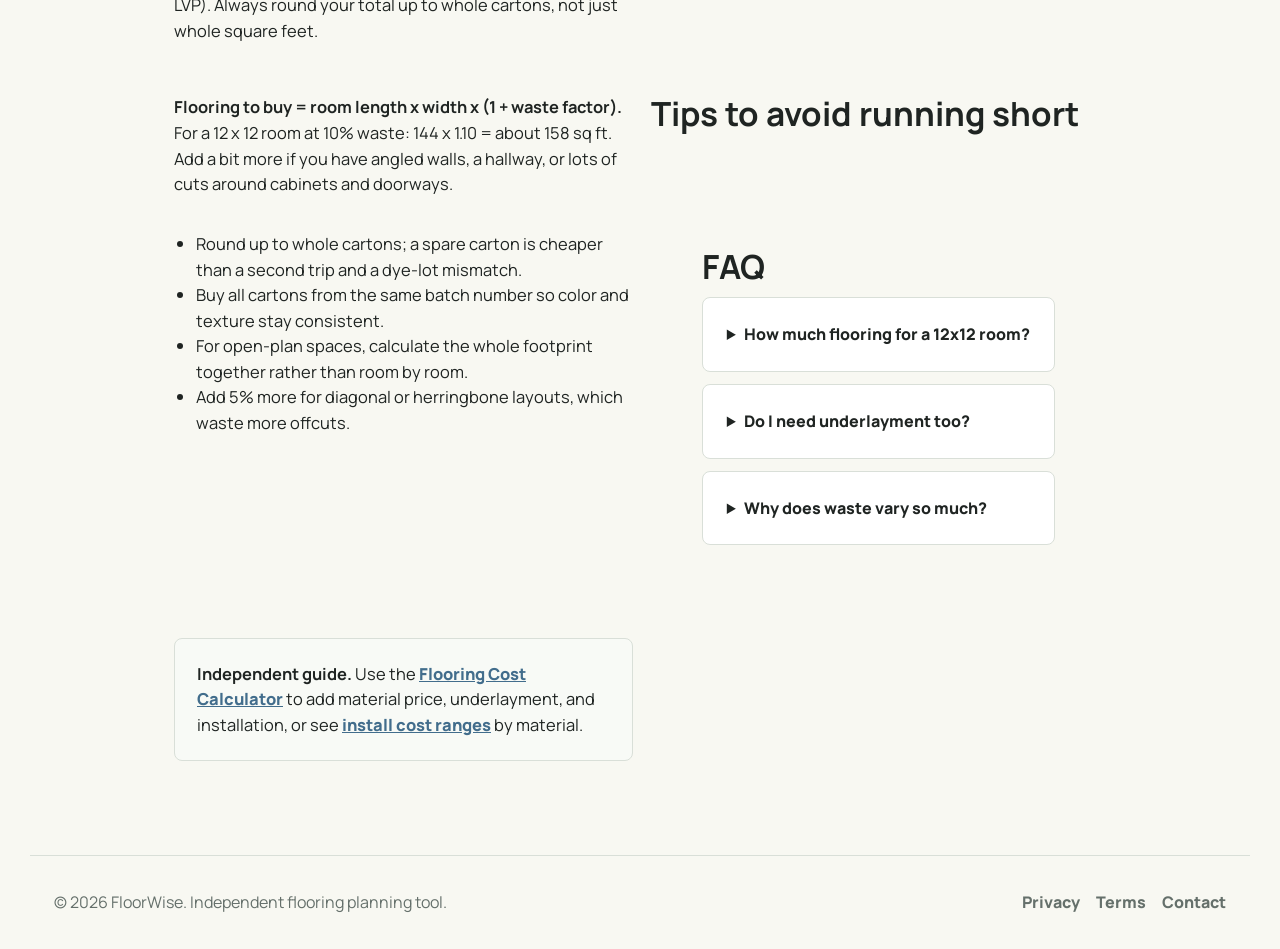
<file: blog/how-much-flooring-do-i-need.html>
<!doctype html>
<html lang="en">
<head>
  <meta charset="utf-8">
  <meta name="viewport" content="width=device-width, initial-scale=1">
  <title>How Much Flooring Do I Need? Room Size Table</title>
  <meta name="description" content="A room-size lookup for how much flooring you need, plus a calculator. Stop overbuying or running short on your flooring project.">
  <link rel="canonical" href="https://flooring-calculator.lianlele168.workers.dev/blog/how-much-flooring-do-i-need">
  <link rel="icon" href="../favicon.svg" type="image/svg+xml">
  <link rel="stylesheet" href="../styles.css">
  <script type="application/ld+json">
  {
    "@context": "https://schema.org",
    "@type": "Article",
    "headline": "How Much Flooring Do I Need? Room Size Table",
    "author": {"@type": "Organization", "name": "FloorWise"},
    "publisher": {"@type": "Organization", "name": "FloorWise"},
    "datePublished": "2026-07-30",
    "dateModified": "2026-07-30"
  }
  </script>
</head>
<body>
  <header class="site-header">
    <a class="brand" href="../index.html" aria-label="FloorWise home">
      <span class="brand-mark">F</span>
      <span>FloorWise</span>
    </a>
    <nav aria-label="Primary navigation">
      <a href="../index.html#calculator">Calculator</a>
      <a href="../index.html">Flooring Calculator</a>
      <a href="index.html">Blog</a>
      <a href="../contact.html">Contact</a>
    </nav>
  </header>

  <main class="article-page">
    <article>
      <p class="eyebrow">Coverage guide</p>
      <h1>How Much Flooring Do I Need?</h1>
      <p class="lede">A good rule of thumb: measure the room's length x width, then add a <strong>5% to 10% waste factor</strong> for straight layouts and 10% to 15% for diagonal or angled cuts. The table and calculator below make it exact.</p>

      <h2>Flooring needed by room size (10% waste)</h2>
      <table>
        <thead>
          <tr><th>Room</th><th>Floor area</th><th>Buy with 10% waste</th></tr>
        </thead>
        <tbody>
          <tr><td>10 x 10 bedroom</td><td>100 sq ft</td><td>~110 sq ft</td></tr>
          <tr><td>12 x 12 bedroom</td><td>144 sq ft</td><td>~158 sq ft</td></tr>
          <tr><td>10 x 12 room</td><td>120 sq ft</td><td>~132 sq ft</td></tr>
          <tr><td>14 x 16 room</td><td>224 sq ft</td><td>~246 sq ft</td></tr>
          <tr><td>16 x 20 living room</td><td>320 sq ft</td><td>~352 sq ft</td></tr>
        </tbody>
      </table>
      <p>Flooring is sold by the carton, and each carton covers a fixed square footage (often 18 to 25 sq ft for laminate and LVP). Always round your total up to whole cartons, not just whole square feet.</p>

      <h2>The formula</h2>
      <p><strong>Flooring to buy = room length x width x (1 + waste factor).</strong> For a 12 x 12 room at 10% waste: 144 x 1.10 = about 158 sq ft. Add a bit more if you have angled walls, a hallway, or lots of cuts around cabinets and doorways.</p>

      <form class="mini-calc calculator-panel" style="margin:26px 0;">
        <div class="panel-title">
          <p class="eyebrow">Coverage calculator</p>
          <h2>How much flooring for your room</h2>
        </div>
        <div class="field-grid">
          <label>Room length, ft<input id="mini-length" type="number" min="0" step="0.1" value="12"></label>
          <label>Room width, ft<input id="mini-width" type="number" min="0" step="0.1" value="12"></label>
          <label>Rooms<input id="mini-rooms" type="number" min="1" step="1" value="1"></label>
          <label>Material $/sq ft<input id="mini-price" type="number" min="0" step="0.01" value="3"></label>
          <label>Waste %<input id="mini-waste" type="number" min="0" max="50" step="1" value="10"></label>
        </div>
        <div class="metric-grid">
          <div><span>Floor area</span><strong id="mini-area">0 sq ft</strong></div>
          <div><span>Flooring to buy</span><strong id="mini-needed">0 sq ft</strong></div>
          <div><span>Material cost</span><strong id="mini-cost">$0</strong></div>
        </div>
      </form>

      <h2>Tips to avoid running short</h2>
      <ul>
        <li>Round up to whole cartons; a spare carton is cheaper than a second trip and a dye-lot mismatch.</li>
        <li>Buy all cartons from the same batch number so color and texture stay consistent.</li>
        <li>For open-plan spaces, calculate the whole footprint together rather than room by room.</li>
        <li>Add 5% more for diagonal or herringbone layouts, which waste more offcuts.</li>
      </ul>

      <section class="faq-band">
        <h2>FAQ</h2>
        <details>
          <summary>How much flooring for a 12x12 room?</summary>
          <p>About 144 sq ft of floor, so buy roughly 158 to 165 sq ft (10% to 15% waste). That is usually 7 to 9 cartons depending on carton coverage.</p>
        </details>
        <details>
          <summary>Do I need underlayment too?</summary>
          <p>If your product does not have padding attached, yes. Underlayment is a separate purchase priced per square foot; the <a href="../index.html">Flooring Cost Calculator</a> includes it.</p>
        </details>
        <details>
          <summary>Why does waste vary so much?</summary>
          <p>Simple rectangular rooms waste little. Angled walls, doorways, cabinets, and diagonal patterns create more offcuts, so raise the waste factor for those layouts.</p>
        </details>
      </section>

      <p class="source-note">
        <strong>Independent guide.</strong> Use the <a href="../index.html">Flooring Cost Calculator</a> to add material price, underlayment, and installation, or see <a href="how-much-to-install-flooring.html">install cost ranges</a> by material.
      </p>
    </article>
  </main>

  <footer class="site-footer">
    <p>&copy; 2026 FloorWise. Independent flooring planning tool.</p>
    <nav aria-label="Footer navigation">
      <a href="../privacy.html">Privacy</a>
      <a href="../terms.html">Terms</a>
      <a href="../contact.html">Contact</a>
    </nav>
  </footer>

  <script src="mini-calc.js"></script>
</body>
</html>
</file>
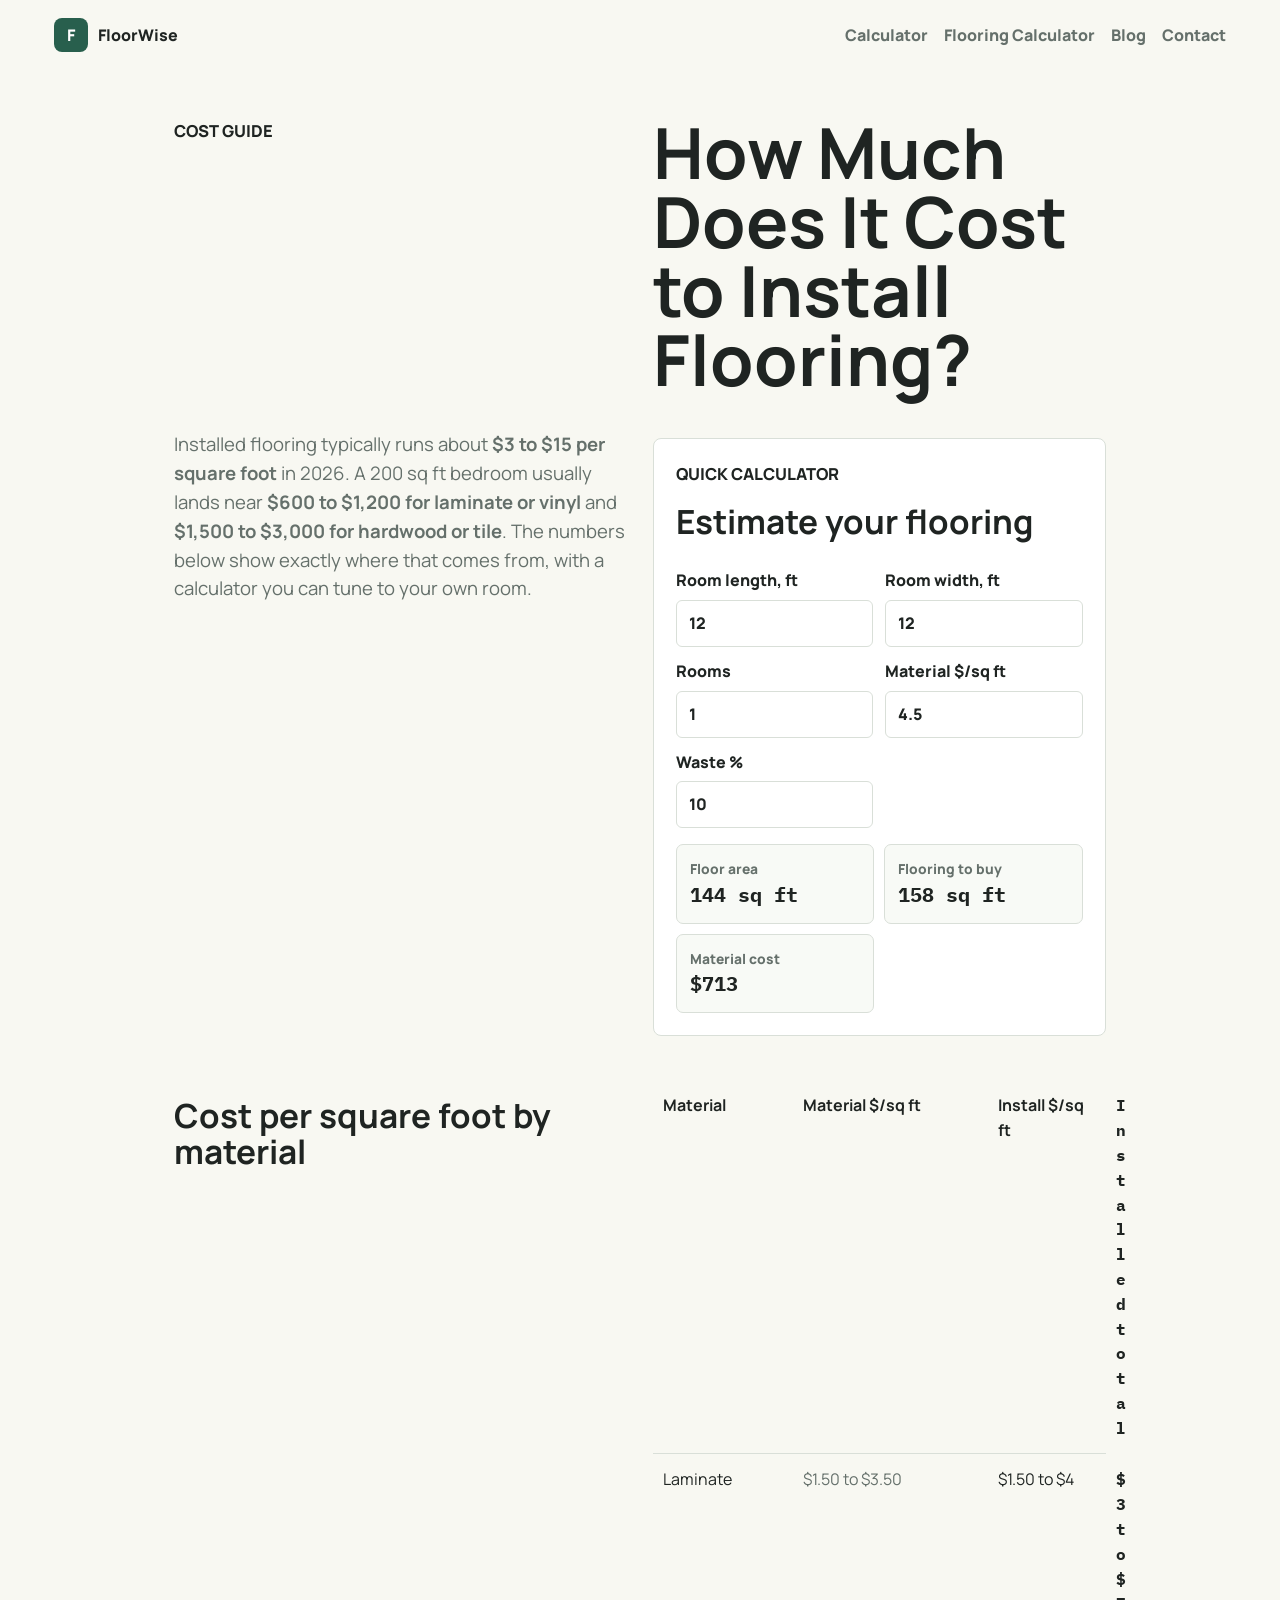
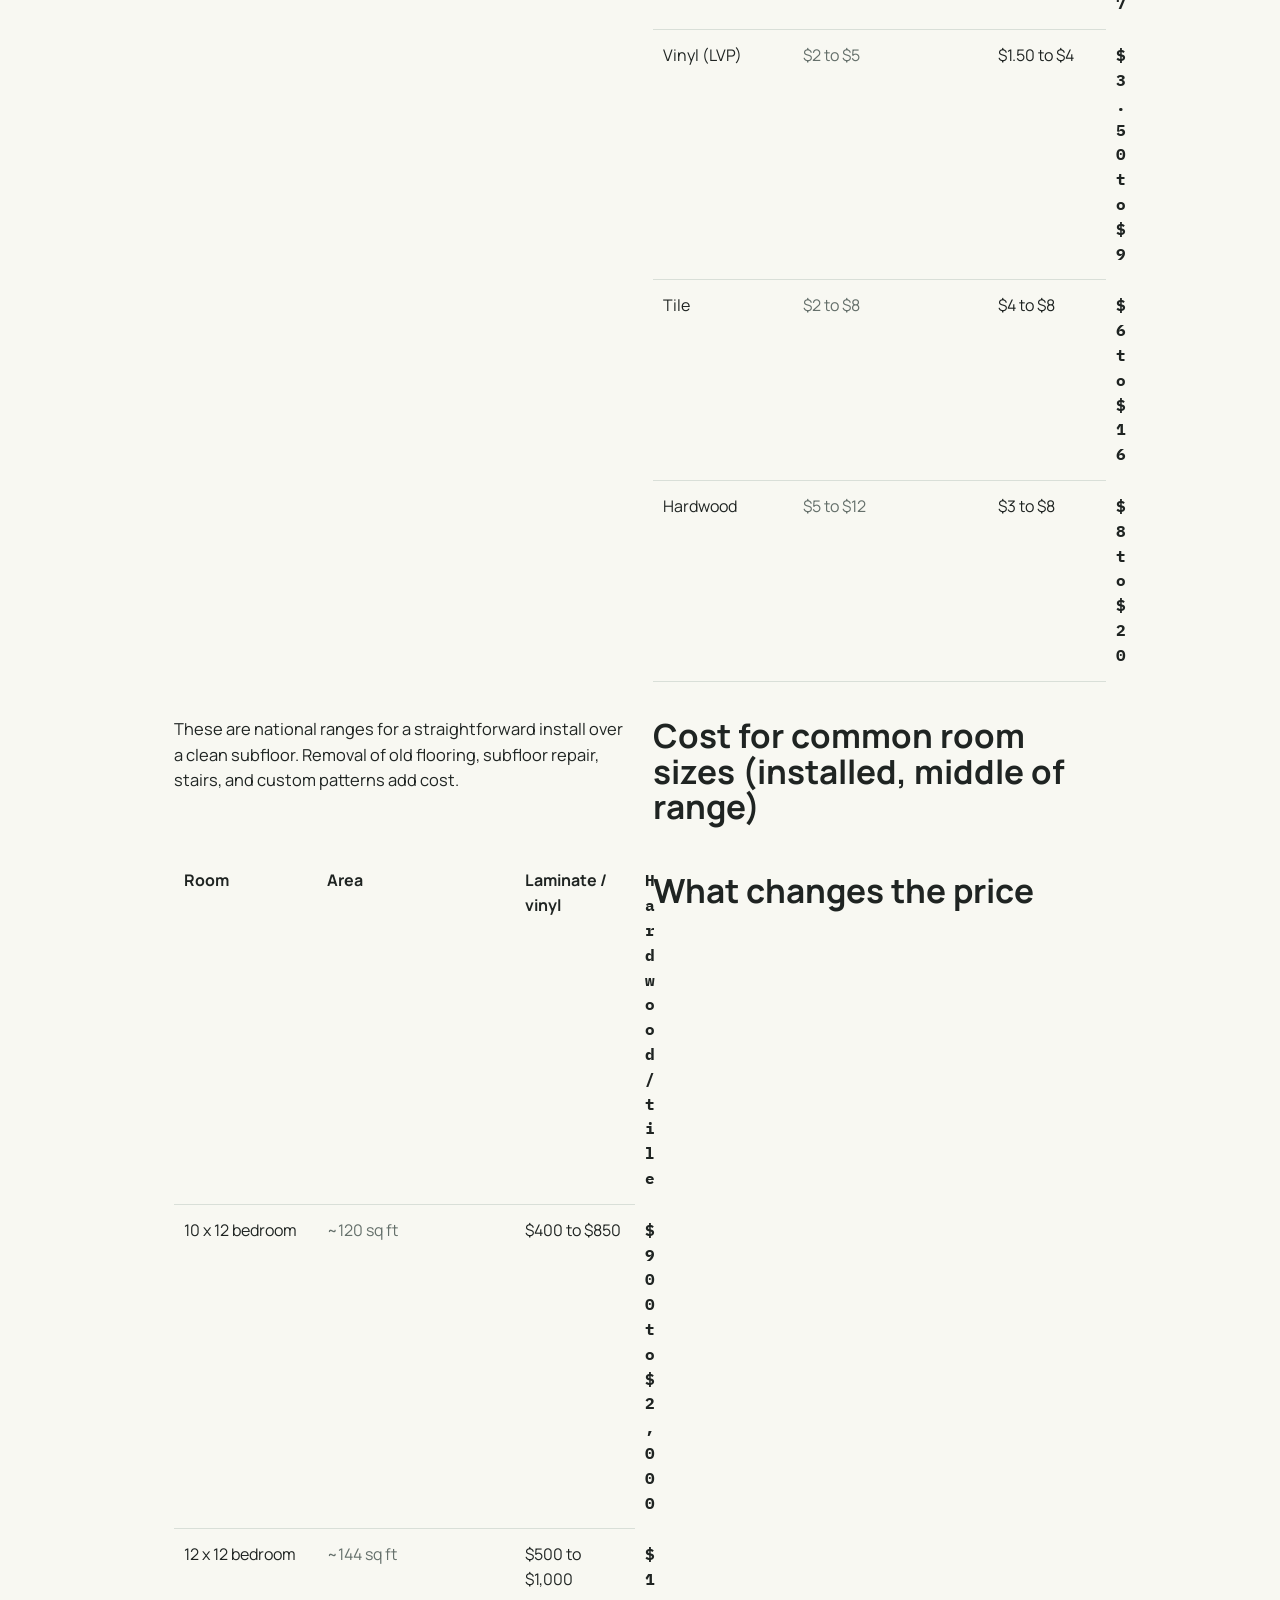
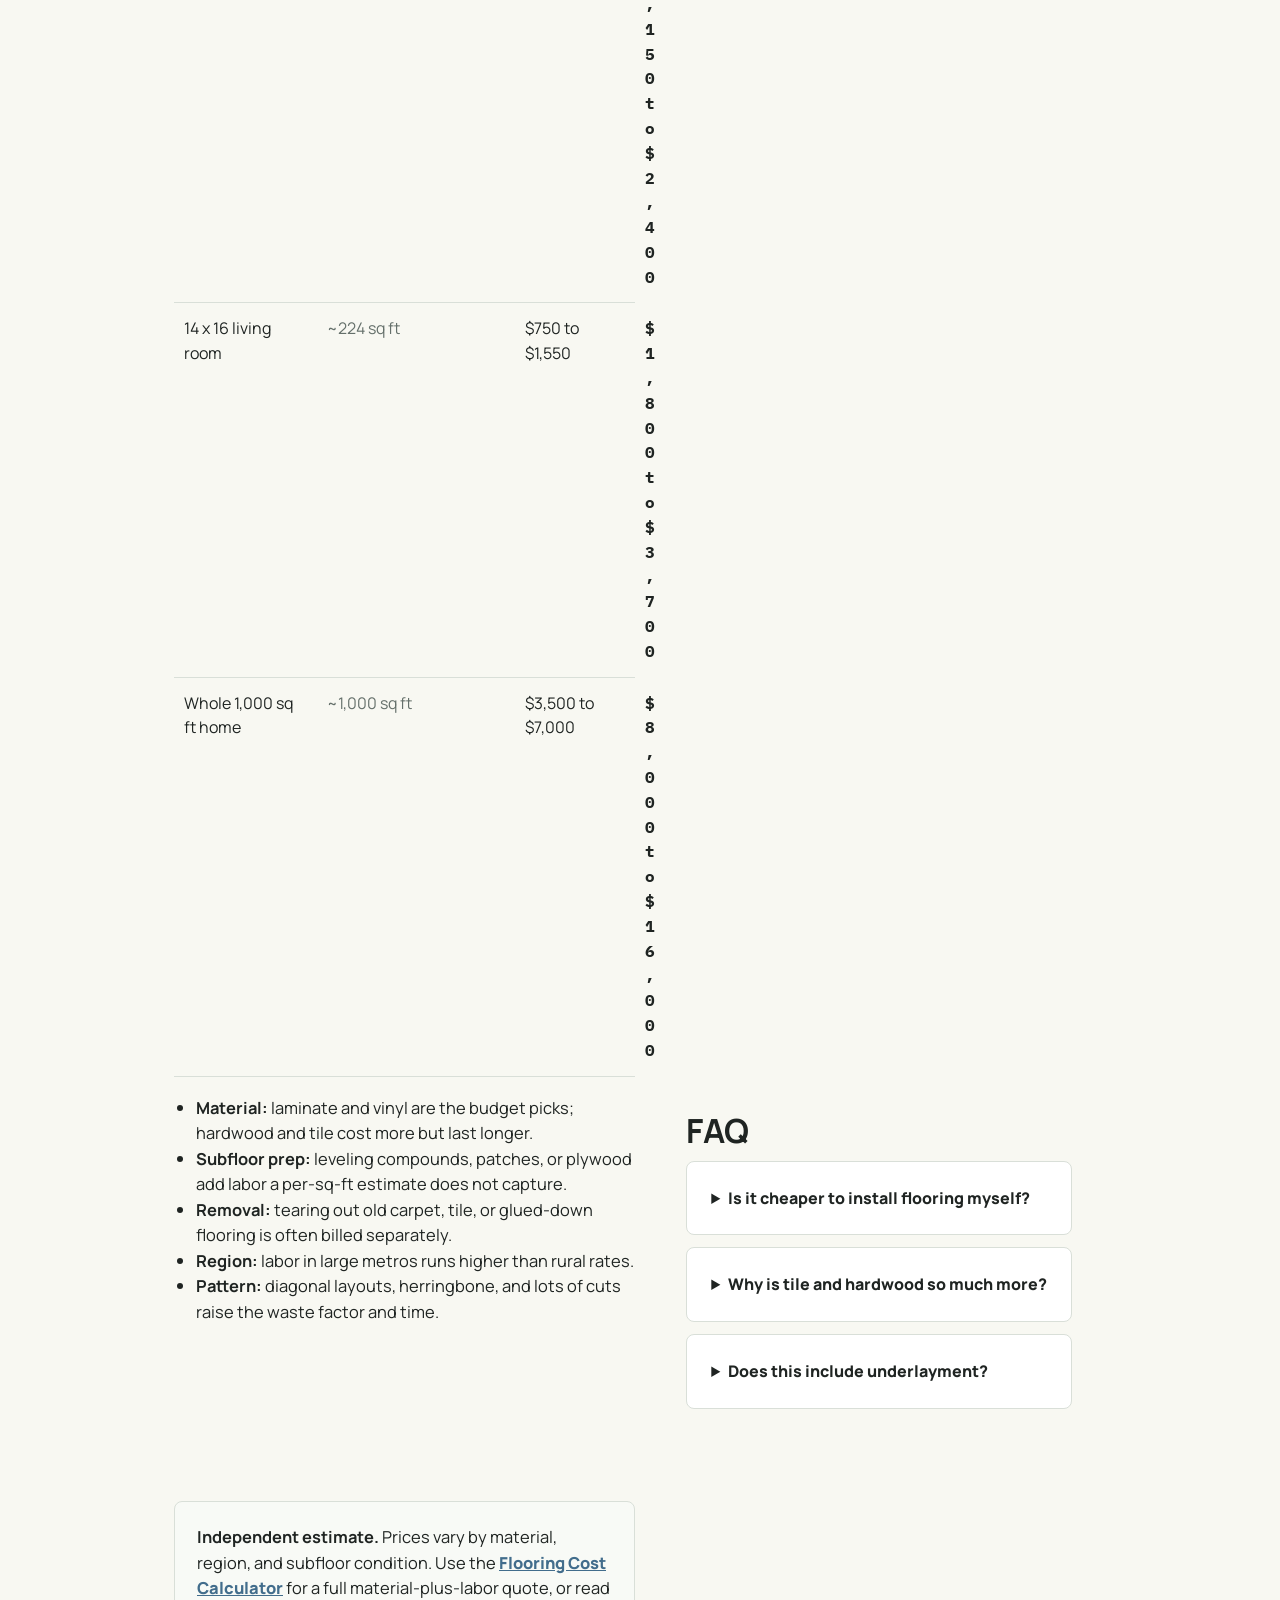
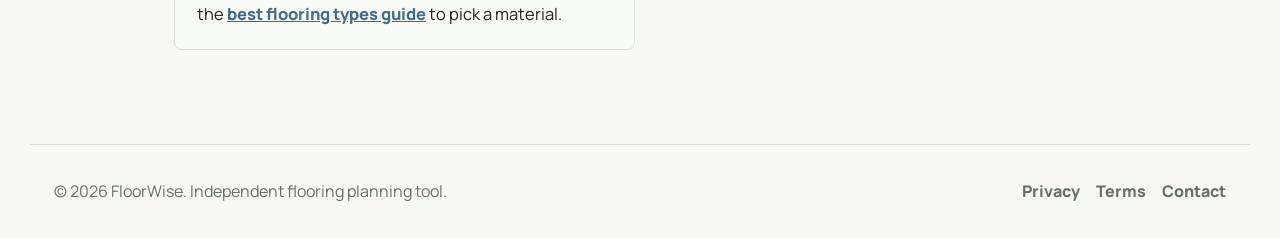
<file: blog/how-much-to-install-flooring.html>
<!doctype html>
<html lang="en">
<head>
  <meta charset="utf-8">
  <meta name="viewport" content="width=device-width, initial-scale=1">
  <title>How Much Does It Cost to Install Flooring? (2026)</title>
  <meta name="description" content="Material and labor cost to install flooring in 2026, with a built-in calculator you can adjust to any room size. Laminate, vinyl, tile, and hardwood ranges included.">
  <link rel="canonical" href="https://flooring-calculator.lianlele168.workers.dev/blog/how-much-to-install-flooring">
  <link rel="icon" href="../favicon.svg" type="image/svg+xml">
  <link rel="stylesheet" href="../styles.css">
  <script type="application/ld+json">
  {
    "@context": "https://schema.org",
    "@type": "Article",
    "headline": "How Much Does It Cost to Install Flooring in 2026",
    "author": {"@type": "Organization", "name": "FloorWise"},
    "publisher": {"@type": "Organization", "name": "FloorWise"},
    "datePublished": "2026-07-30",
    "dateModified": "2026-07-30"
  }
  </script>
</head>
<body>
  <header class="site-header">
    <a class="brand" href="../index.html" aria-label="FloorWise home">
      <span class="brand-mark">F</span>
      <span>FloorWise</span>
    </a>
    <nav aria-label="Primary navigation">
      <a href="../index.html#calculator">Calculator</a>
      <a href="../index.html">Flooring Calculator</a>
      <a href="index.html">Blog</a>
      <a href="../contact.html">Contact</a>
    </nav>
  </header>

  <main class="article-page">
    <article>
      <p class="eyebrow">Cost guide</p>
      <h1>How Much Does It Cost to Install Flooring?</h1>
      <p class="lede">Installed flooring typically runs about <strong>$3 to $15 per square foot</strong> in 2026. A 200 sq ft bedroom usually lands near <strong>$600 to $1,200 for laminate or vinyl</strong> and <strong>$1,500 to $3,000 for hardwood or tile</strong>. The numbers below show exactly where that comes from, with a calculator you can tune to your own room.</p>

      <h2>Cost per square foot by material</h2>
      <table>
        <thead>
          <tr><th>Material</th><th>Material $/sq ft</th><th>Install $/sq ft</th><th>Installed total</th></tr>
        </thead>
        <tbody>
          <tr><td>Laminate</td><td>$1.50 to $3.50</td><td>$1.50 to $4</td><td><strong>$3 to $7</strong></td></tr>
          <tr><td>Vinyl (LVP)</td><td>$2 to $5</td><td>$1.50 to $4</td><td><strong>$3.50 to $9</strong></td></tr>
          <tr><td>Tile</td><td>$2 to $8</td><td>$4 to $8</td><td><strong>$6 to $16</strong></td></tr>
          <tr><td>Hardwood</td><td>$5 to $12</td><td>$3 to $8</td><td><strong>$8 to $20</strong></td></tr>
        </tbody>
      </table>
      <p>These are national ranges for a straightforward install over a clean subfloor. Removal of old flooring, subfloor repair, stairs, and custom patterns add cost.</p>

      <h2>Cost for common room sizes (installed, middle of range)</h2>
      <table>
        <thead>
          <tr><th>Room</th><th>Area</th><th>Laminate / vinyl</th><th>Hardwood / tile</th></tr>
        </thead>
        <tbody>
          <tr><td>10 x 12 bedroom</td><td>~120 sq ft</td><td>$400 to $850</td><td>$900 to $2,000</td></tr>
          <tr><td>12 x 12 bedroom</td><td>~144 sq ft</td><td>$500 to $1,000</td><td>$1,150 to $2,400</td></tr>
          <tr><td>14 x 16 living room</td><td>~224 sq ft</td><td>$750 to $1,550</td><td>$1,800 to $3,700</td></tr>
          <tr><td>Whole 1,000 sq ft home</td><td>~1,000 sq ft</td><td>$3,500 to $7,000</td><td>$8,000 to $16,000</td></tr>
        </tbody>
      </table>

      <form class="mini-calc calculator-panel" style="margin:26px 0;">
        <div class="panel-title">
          <p class="eyebrow">Quick calculator</p>
          <h2>Estimate your flooring</h2>
        </div>
        <div class="field-grid">
          <label>Room length, ft<input id="mini-length" type="number" min="0" step="0.1" value="12"></label>
          <label>Room width, ft<input id="mini-width" type="number" min="0" step="0.1" value="12"></label>
          <label>Rooms<input id="mini-rooms" type="number" min="1" step="1" value="1"></label>
          <label>Material $/sq ft<input id="mini-price" type="number" min="0" step="0.01" value="4.5"></label>
          <label>Waste %<input id="mini-waste" type="number" min="0" max="50" step="1" value="10"></label>
        </div>
        <div class="metric-grid">
          <div><span>Floor area</span><strong id="mini-area">0 sq ft</strong></div>
          <div><span>Flooring to buy</span><strong id="mini-needed">0 sq ft</strong></div>
          <div><span>Material cost</span><strong id="mini-cost">$0</strong></div>
        </div>
      </form>

      <h2>What changes the price</h2>
      <ul>
        <li><strong>Material:</strong> laminate and vinyl are the budget picks; hardwood and tile cost more but last longer.</li>
        <li><strong>Subfloor prep:</strong> leveling compounds, patches, or plywood add labor a per-sq-ft estimate does not capture.</li>
        <li><strong>Removal:</strong> tearing out old carpet, tile, or glued-down flooring is often billed separately.</li>
        <li><strong>Region:</strong> labor in large metros runs higher than rural rates.</li>
        <li><strong>Pattern:</strong> diagonal layouts, herringbone, and lots of cuts raise the waste factor and time.</li>
      </ul>

      <section class="faq-band">
        <h2>FAQ</h2>
        <details>
          <summary>Is it cheaper to install flooring myself?</summary>
          <p>Yes for material and underlayment only. A DIY 200 sq ft laminate room can cost $300 to $600 in materials, while hiring a pro is usually $600 to $1,200 for the same space. Tile and hardwood are much harder to DIY well.</p>
        </details>
        <details>
          <summary>Why is tile and hardwood so much more?</summary>
          <p>Both need more skilled labor and more prep. Tile adds mortar, grout, and a longer install; hardwood needs acclimation, nailing or gluing, and often sanding and finishing.</p>
        </details>
        <details>
          <summary>Does this include underlayment?</summary>
          <p>The base estimate above is field material and install. Add underlayment (about $0.30 to $1 per sq ft depending on type) unless your product has padding attached.</p>
        </details>
      </section>

      <p class="source-note">
        <strong>Independent estimate.</strong> Prices vary by material, region, and subfloor condition. Use the <a href="../index.html">Flooring Cost Calculator</a> for a full material-plus-labor quote, or read the <a href="best-flooring-types.html">best flooring types guide</a> to pick a material.
      </p>
    </article>
  </main>

  <footer class="site-footer">
    <p>&copy; 2026 FloorWise. Independent flooring planning tool.</p>
    <nav aria-label="Footer navigation">
      <a href="../privacy.html">Privacy</a>
      <a href="../terms.html">Terms</a>
      <a href="../contact.html">Contact</a>
    </nav>
  </footer>

  <script src="mini-calc.js"></script>
</body>
</html>
</file>
<file: styles.css>
@import url("https://fonts.googleapis.com/css2?family=IBM+Plex+Mono:wght@500;600&family=Manrope:wght@400;600;700;800&display=swap");

:root {
  color-scheme: light;
  --ink: #1f2422;
  --muted: #65706b;
  --line: #d9dfd8;
  --paper: #f8f8f2;
  --panel: #ffffff;
  --green: #285f4d;
  --green-dark: #173e33;
  --sage: #dce8dc;
  --coral: #c35e4c;
  --yellow: #e6b44d;
  --blue: #426d8c;
  --danger: #a33d33;
  --shadow: 0 20px 60px rgba(31, 36, 34, 0.14);
}

* {
  box-sizing: border-box;
}

html {
  scroll-behavior: smooth;
}

body {
  margin: 0;
  background: var(--paper);
  color: var(--ink);
  font-family: "Manrope", "Segoe UI", sans-serif;
  line-height: 1.55;
}

img {
  display: block;
  max-width: 100%;
}

a {
  color: inherit;
}

.site-header,
.site-footer {
  max-width: 1220px;
  margin: 0 auto;
  padding: 18px 24px;
  display: flex;
  align-items: center;
  justify-content: space-between;
  gap: 24px;
}

.brand {
  display: inline-flex;
  align-items: center;
  gap: 10px;
  color: var(--ink);
  font-weight: 850;
  text-decoration: none;
}

.brand-mark {
  display: grid;
  place-items: center;
  width: 34px;
  height: 34px;
  border-radius: 8px;
  background: var(--green);
  color: #fff;
}

nav {
  display: flex;
  flex-wrap: wrap;
  gap: 16px;
}

nav a {
  color: var(--muted);
  font-weight: 800;
  text-decoration: none;
}

.tool-hero {
  max-width: 1280px;
  margin: 0 auto;
  padding: 24px;
  display: grid;
  grid-template-columns: minmax(0, 1fr) minmax(340px, 410px);
  grid-template-areas:
    "calculator results"
    "media results";
  gap: 18px;
  align-items: start;
}

.hero-media {
  grid-area: media;
  position: relative;
  overflow: hidden;
  min-height: 230px;
  border-radius: 8px;
  background: var(--sage);
}

.hero-media img {
  width: 100%;
  height: 100%;
  object-fit: cover;
  object-position: center 48%;
}

.media-note {
  position: absolute;
  right: 16px;
  bottom: 16px;
  left: 16px;
  display: grid;
  gap: 2px;
  max-width: 480px;
  padding: 13px 14px;
  border: 1px solid rgba(255, 255, 255, 0.58);
  border-radius: 7px;
  background: rgba(248, 248, 242, 0.88);
  backdrop-filter: blur(8px);
}

.media-note strong {
  color: var(--green-dark);
}

.media-note span {
  color: var(--muted);
  font-weight: 750;
}

.calculator-panel,
.results-panel,
.table-card,
.formula-card,
.content-grid article,
.cluster-band,
.faq-band details,
.page-card {
  border: 1px solid var(--line);
  border-radius: 8px;
  background: var(--panel);
}

.calculator-panel {
  grid-area: calculator;
  padding: 22px;
  display: grid;
  gap: 16px;
}

.panel-title h1 {
  margin: 0 0 12px;
  max-width: 880px;
  font-size: clamp(2rem, 4vw, 3.4rem);
  line-height: 1.02;
  letter-spacing: 0;
}

h1,
h2,
h3,
p,
label,
summary {
  overflow-wrap: anywhere;
}

h2 {
  margin: 0 0 12px;
  font-size: clamp(1.45rem, 2.6vw, 2.2rem);
  line-height: 1.08;
  letter-spacing: 0;
}

h3 {
  margin: 20px 0 8px;
}

.panel-title p:not(.eyebrow) {
  max-width: 760px;
  color: var(--muted);
  font-size: 1.05rem;
}

.eyebrow {
  margin: 0 0 8px;
  color: var(--coral);
  font-size: 0.78rem;
  font-weight: 850;
  letter-spacing: 0;
  text-transform: uppercase;
}

.input-section {
  padding: 16px;
  border: 1px solid var(--line);
  border-radius: 8px;
  background: #fbfcf8;
}

.section-heading {
  display: flex;
  align-items: center;
  gap: 10px;
  margin-bottom: 12px;
}

.section-heading span {
  display: grid;
  place-items: center;
  width: 28px;
  height: 28px;
  border-radius: 50%;
  background: var(--green-dark);
  color: #fff;
  font-family: "IBM Plex Mono", monospace;
  font-weight: 850;
}

.section-heading h2 {
  margin: 0;
  font-size: 1.08rem;
}

.field-grid {
  display: grid;
  grid-template-columns: repeat(2, minmax(0, 1fr));
  gap: 12px;
}

label {
  display: grid;
  gap: 7px;
  color: var(--ink);
  font-weight: 800;
}

input {
  width: 100%;
  min-height: 46px;
  padding: 10px 12px;
  border: 1px solid var(--line);
  border-radius: 6px;
  background: #fff;
  color: var(--ink);
  font: inherit;
}

input[type="number"] {
  appearance: textfield;
  -moz-appearance: textfield;
}

input[type="number"]::-webkit-outer-spin-button,
input[type="number"]::-webkit-inner-spin-button {
  margin: 0;
  appearance: none;
  -webkit-appearance: none;
}

input:focus,
button:focus-visible,
a:focus-visible,
summary:focus-visible {
  outline: 3px solid rgba(40, 95, 77, 0.22);
  outline-offset: 2px;
}

.check-row {
  display: flex;
  align-items: center;
  gap: 10px;
  min-height: 46px;
  padding: 10px 12px;
  border: 1px solid var(--line);
  border-radius: 6px;
  background: #fff;
}

.check-row input {
  width: 18px;
  min-height: 18px;
}

.mode-toggle {
  display: grid;
  grid-template-columns: repeat(2, minmax(0, 1fr));
  gap: 8px;
  margin-bottom: 12px;
}

.mode-toggle label {
  cursor: pointer;
}

.mode-toggle input {
  position: absolute;
  width: auto;
  min-height: 0;
  opacity: 0;
  pointer-events: none;
}

.mode-toggle span {
  display: grid;
  place-items: center;
  min-height: 44px;
  border: 1px solid var(--line);
  border-radius: 6px;
  background: #fff;
  text-align: center;
}

.mode-toggle input:checked + span {
  border-color: var(--green);
  background: var(--green-dark);
  color: #fff;
}

.hidden {
  display: none;
}

.hint {
  margin: 10px 0 0;
  color: var(--muted);
  font-size: 0.92rem;
}

.results-panel {
  grid-area: results;
  position: sticky;
  top: 18px;
  padding: 24px;
  box-shadow: var(--shadow);
}

.hero-result {
  margin-bottom: 18px;
}

.hero-result span,
.hero-result em {
  display: block;
  color: var(--muted);
  font-style: normal;
  font-weight: 750;
}

.hero-result strong {
  display: block;
  margin: 3px 0;
  color: var(--green-dark);
  font-family: "IBM Plex Mono", monospace;
  font-size: clamp(2.8rem, 5vw, 4.1rem);
  line-height: 1;
}

.assumption-row {
  display: flex;
  flex-wrap: wrap;
  gap: 7px;
  margin: -5px 0 16px;
}

.assumption-row span {
  padding: 6px 8px;
  border: 1px solid var(--line);
  border-radius: 999px;
  background: #fbfcf8;
  color: var(--green-dark);
  font-size: 0.78rem;
  font-weight: 850;
}

.metric-grid {
  display: grid;
  grid-template-columns: repeat(2, minmax(0, 1fr));
  gap: 10px;
}

.metric-grid div,
.buy-list {
  padding: 13px;
  border: 1px solid var(--line);
  border-radius: 7px;
  background: #f8faf6;
}

.metric-grid span,
.buy-list span {
  display: block;
  color: var(--muted);
  font-size: 0.86rem;
  font-weight: 800;
}

.metric-grid strong {
  display: block;
  font-family: "IBM Plex Mono", monospace;
  font-size: 1.22rem;
}

.paint-plan {
  margin-top: 12px;
  padding: 14px;
  border: 1px solid var(--line);
  border-radius: 7px;
  background: #fbfcf8;
}

.plan-heading,
.plan-legend {
  display: flex;
  align-items: center;
  justify-content: space-between;
  gap: 12px;
}

.plan-heading span {
  color: var(--muted);
  font-size: 0.86rem;
  font-weight: 850;
}

.plan-heading strong,
.plan-legend strong {
  font-family: "IBM Plex Mono", monospace;
}

.plan-bar {
  overflow: hidden;
  display: flex;
  height: 14px;
  margin: 10px 0;
  border-radius: 999px;
  background: #e7ede6;
}

.plan-bar span {
  min-width: 0;
  transition: width 160ms ease;
}

#material-bar {
  width: 50%;
  background: var(--yellow);
}

#labor-bar {
  width: 50%;
  background: var(--green-dark);
}

.plan-legend {
  color: var(--muted);
  font-size: 0.82rem;
  font-weight: 850;
}

.plan-legend span {
  display: inline-flex;
  align-items: center;
  gap: 6px;
}

.plan-legend i {
  display: inline-block;
  width: 9px;
  height: 9px;
  border-radius: 999px;
}

.material-dot {
  background: var(--yellow);
}

.labor-dot {
  background: var(--green-dark);
}

.buy-list {
  margin-top: 12px;
  border-color: rgba(230, 180, 77, 0.55);
  background: #fffaf0;
}

.buy-list p {
  margin: 4px 0 0;
}

button {
  display: inline-flex;
  align-items: center;
  justify-content: center;
  width: 100%;
  min-height: 48px;
  margin-top: 14px;
  border: 0;
  border-radius: 7px;
  background: var(--green-dark);
  color: #fff;
  font: inherit;
  font-weight: 850;
  cursor: pointer;
}

.copy-status {
  min-height: 24px;
  margin: 9px 0 0;
  color: var(--green-dark);
  font-weight: 850;
}

.breakdown-band {
  max-width: 1220px;
  margin: 0 auto;
  padding: 28px 24px 44px;
  display: grid;
  grid-template-columns: minmax(0, 1fr) 340px;
  gap: 18px;
}

.table-card,
.formula-card,
.content-grid article,
.cluster-band,
.faq-band details,
.page-card {
  padding: 24px;
}

table {
  width: 100%;
  border-collapse: collapse;
  table-layout: fixed;
}

th,
td {
  padding: 13px 10px;
  border-bottom: 1px solid var(--line);
  text-align: left;
  vertical-align: top;
  overflow-wrap: anywhere;
}

th:nth-child(1),
td:nth-child(1) {
  width: 31%;
}

th:nth-child(2),
td:nth-child(2) {
  width: 43%;
}

th:nth-child(3),
td:nth-child(3) {
  width: 26%;
}

th:last-child,
td:last-child {
  text-align: right;
  font-family: "IBM Plex Mono", monospace;
  font-weight: 850;
}

td:nth-child(2) {
  color: var(--muted);
}

.content-grid {
  max-width: 1220px;
  margin: 0 auto;
  padding: 0 24px 44px;
  display: grid;
  grid-template-columns: repeat(2, minmax(0, 1fr));
  gap: 18px;
}

.cluster-band {
  max-width: 1220px;
  margin: 0 auto 44px;
}

.cluster-grid {
  display: grid;
  grid-template-columns: repeat(5, minmax(0, 1fr));
  gap: 12px;
}

.cluster-grid a {
  display: grid;
  align-content: start;
  gap: 5px;
  min-height: 124px;
  padding: 16px;
  border: 1px solid var(--line);
  border-radius: 8px;
  background: #f8faf6;
  text-decoration: none;
}

.cluster-grid strong {
  color: var(--green-dark);
  font-size: 1.04rem;
}

.cluster-grid span {
  color: var(--muted);
  font-weight: 700;
}

.faq-band {
  max-width: 920px;
  margin: 0 auto;
  padding: 0 24px 58px;
}

.faq-band details {
  margin-top: 12px;
}

summary {
  cursor: pointer;
  font-weight: 850;
}

.site-footer {
  border-top: 1px solid var(--line);
  color: var(--muted);
}

.page {
  max-width: 960px;
  margin: 0 auto;
  padding: 48px 24px 76px;
}

.page h1 {
  margin: 0 0 16px;
  font-size: clamp(2.2rem, 5vw, 4rem);
  line-height: 1;
}

.page .lede {
  color: var(--muted);
  font-size: 1.12rem;
}

.page-card {
  margin-top: 18px;
}

.page-card a {
  color: var(--blue);
  font-weight: 850;
}

.article-list {
  display: grid;
  gap: 14px;
  margin-top: 26px;
}

.article-card {
  display: grid;
  gap: 8px;
  padding: 22px;
  border: 1px solid var(--line);
  border-radius: 8px;
  background: var(--panel);
  color: inherit;
  text-decoration: none;
}

.article-card span {
  color: var(--coral);
  font-size: 0.78rem;
  font-weight: 850;
  text-transform: uppercase;
}

.article-card strong {
  color: var(--green-dark);
  font-size: clamp(1.35rem, 2.5vw, 2rem);
  line-height: 1.08;
}

.article-card p {
  max-width: 760px;
  margin: 0;
  color: var(--muted);
  font-weight: 700;
}

.article-page {
  max-width: 980px;
  margin: 0 auto;
  padding: 48px 24px 78px;
}

.article-page article {
  display: grid;
  gap: 18px;
}

.article-page h1 {
  max-width: 860px;
  margin: 0;
  font-size: clamp(2.2rem, 5.5vw, 4.6rem);
  line-height: 0.98;
}

.article-page h2 {
  margin-top: 18px;
}

.article-page p,
.article-page li {
  color: var(--ink);
  font-size: 1.03rem;
}

.article-page .lede {
  color: var(--muted);
  font-size: 1.16rem;
}

.article-page ul {
  margin: 0;
  padding-left: 22px;
}

.article-callout,
.source-note {
  padding: 22px;
  border: 1px solid var(--line);
  border-radius: 8px;
  background: #f8faf6;
}

.article-callout {
  border-color: rgba(230, 180, 77, 0.55);
  background: #fffaf0;
}

.article-callout strong {
  display: block;
  color: var(--green-dark);
  font-size: 1.3rem;
}

.article-callout a {
  display: inline-flex;
  align-items: center;
  min-height: 44px;
  padding: 0 16px;
  border-radius: 7px;
  background: var(--green-dark);
  color: #fff;
  font-weight: 850;
  text-decoration: none;
}

.source-note h2 {
  font-size: 1.35rem;
}

.source-note p {
  color: var(--muted);
  font-size: 0.98rem;
}

.source-note a {
  color: var(--blue);
  font-weight: 850;
}

@media (max-width: 1180px) {
  .tool-hero {
    grid-template-columns: minmax(0, 1fr) minmax(320px, 380px);
  }

  .cluster-grid {
    grid-template-columns: repeat(3, minmax(0, 1fr));
  }
}

@media (max-width: 860px) {
  .site-header,
  .site-footer {
    align-items: flex-start;
    flex-direction: column;
  }

  .tool-hero,
  .breakdown-band,
  .content-grid {
    grid-template-columns: 1fr;
  }

  .tool-hero {
    grid-template-areas:
      "calculator"
      "results"
      "media";
  }

  .results-panel {
    position: static;
  }

  .cluster-grid {
    grid-template-columns: repeat(2, minmax(0, 1fr));
  }
}

@media (max-width: 620px) {
  .tool-hero {
    padding: 14px;
  }

  .calculator-panel,
  .results-panel,
  .table-card,
  .formula-card,
  .content-grid article,
  .cluster-band,
  .faq-band details,
  .page-card {
    padding: 16px;
  }

  .field-grid,
  .mode-toggle,
  .metric-grid,
  .cluster-grid {
    grid-template-columns: 1fr;
  }

  .hero-media {
    min-height: 220px;
  }

  .media-note {
    position: static;
    max-width: none;
    border: 0;
    border-radius: 0;
    background: var(--panel);
  }

  th:nth-child(2),
  td:nth-child(2) {
    display: none;
  }
}
</file>
